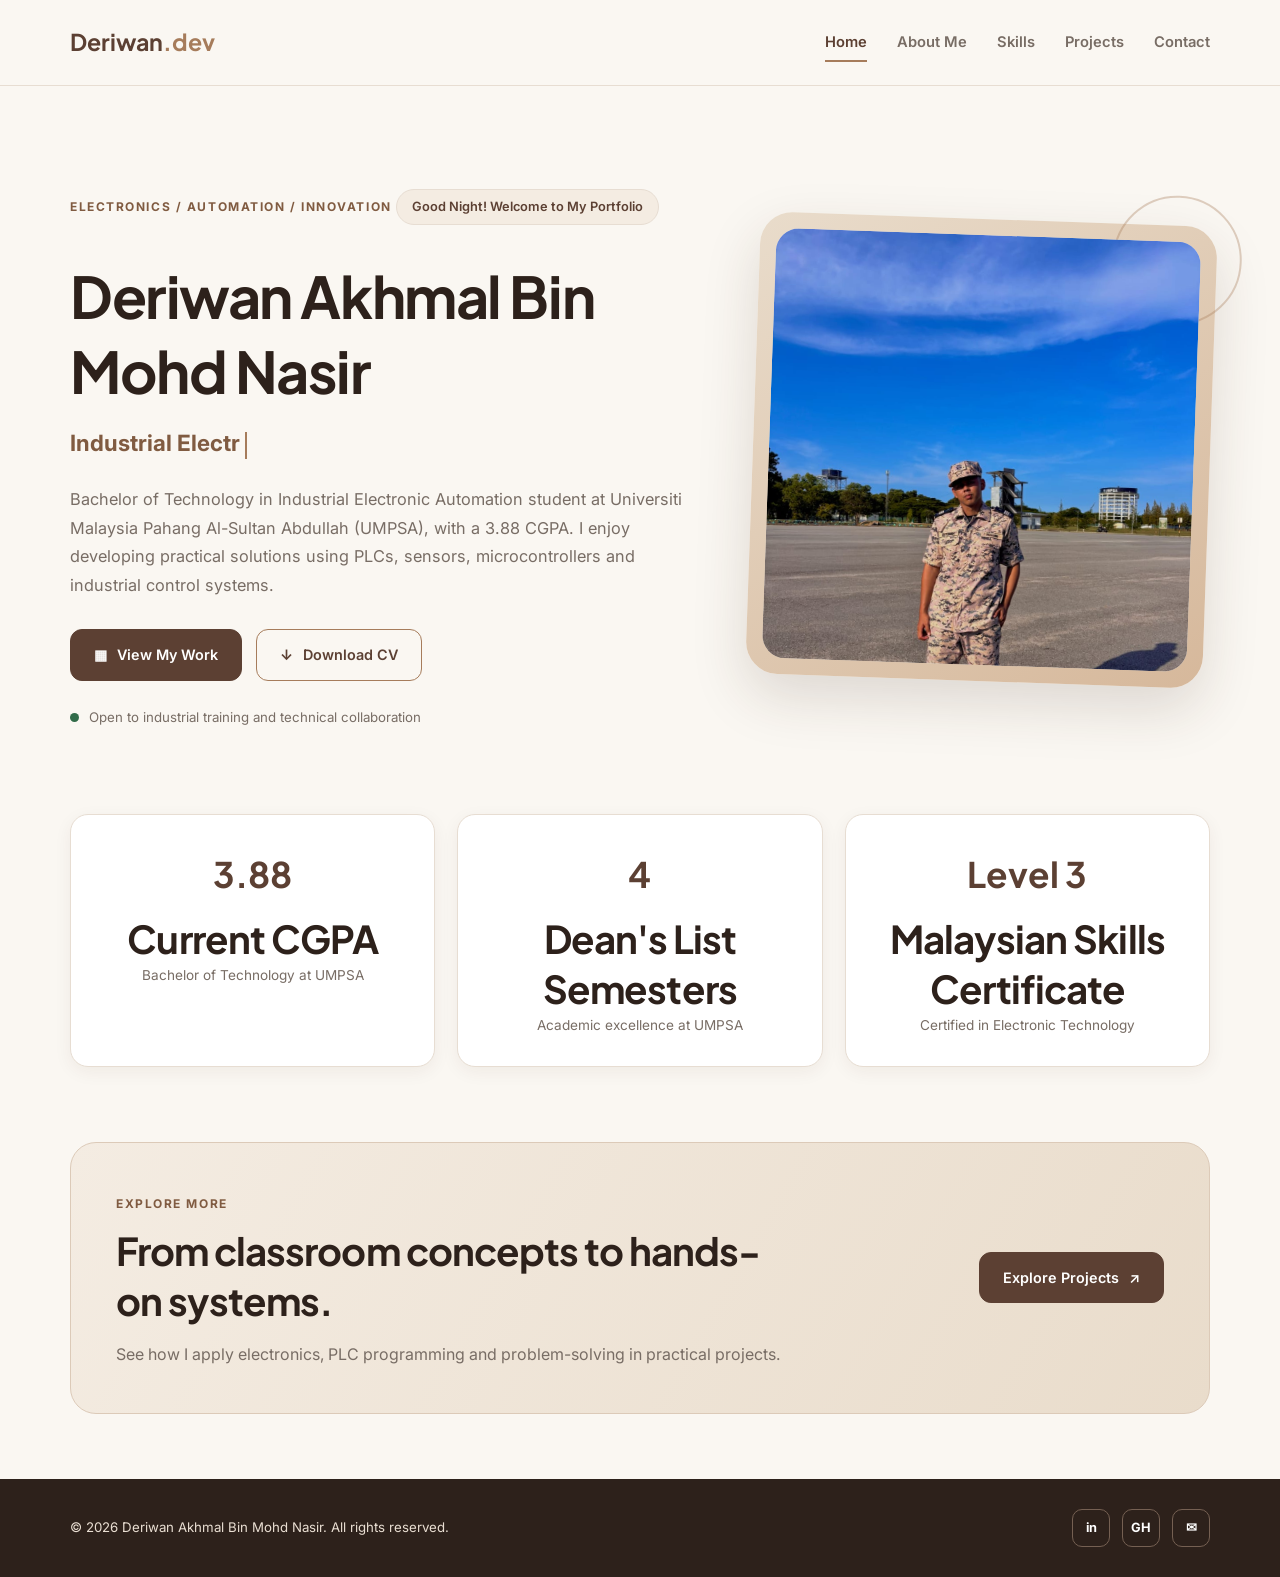
<file: index.html>
<!DOCTYPE html>
<html lang="en">
<head>
    <meta charset="UTF-8">
    <meta name="viewport" content="width=device-width, initial-scale=1.0">

    <meta name="description" content="Personal portfolio of Deriwan Akhmal, an Industrial Electronic Automation student at UMPSA.">

    <title>Home | Deriwan Akhmal - Industrial Electronic Automation</title>

    <link rel="preconnect" href="https://fonts.googleapis.com">
    <link rel="preconnect" href="https://fonts.gstatic.com" crossorigin>

    <link href="https://fonts.googleapis.com/css2?family=Inter:wght@400;500;600&family=Plus+Jakarta+Sans:wght@600;700&display=swap" rel="stylesheet">

    <link rel="stylesheet" href="css/style.css">
</head>

<body>

    <!-- NAVIGATION -->
    <header>
        <div class="container navbar">

            <a href="index.html" class="logo">
                Deriwan<span>.dev</span>
            </a>

            <button
                type="button"
                class="hamburger"
                id="hamburgerBtn"
                aria-label="Toggle Navigation"
                aria-controls="navLinks"
                aria-expanded="false">
                <span class="ui-icon" aria-hidden="true">☰</span>
            </button>

            <ul class="nav-links" id="navLinks" aria-label="Main navigation">
                <li><a href="index.html" class="active" aria-current="page">Home</a></li>
                <li><a href="about.html">About Me</a></li>
                <li><a href="skills.html">Skills</a></li>
                <li><a href="projects.html">Projects</a></li>
                <li><a href="contact.html">Contact</a></li>
            </ul>

        </div>
    </header>

    <!-- MAIN CONTENT -->
    <main>
        <section class="container">

            <!-- HERO SECTION -->
            <div class="hero-grid">

                <div class="hero-text">

                    <p class="eyebrow">
                        ELECTRONICS / AUTOMATION / INNOVATION
                    </p>

                    <p class="greeting-badge" id="timeGreeting">
                        Welcome to My Portfolio
                    </p>

                    <h1>Deriwan Akhmal Bin Mohd Nasir</h1>

                    <div class="typing-wrapper">
                        <span id="typingText"></span>
                        <span class="cursor">&nbsp;</span>
                    </div>

                    <p>
                        Bachelor of Technology in Industrial Electronic
                        Automation student at Universiti Malaysia Pahang
                        Al-Sultan Abdullah (UMPSA), with a 3.88 CGPA.
                        I enjoy developing practical solutions using
                        PLCs, sensors, microcontrollers and industrial
                        control systems.
                    </p>

                    <div class="hero-actions">

                        <a href="projects.html" class="btn btn-primary">
                            <span class="ui-icon" aria-hidden="true">▦</span>
                            View My Work
                        </a>

                        <a href="docs/resume.pdf"
                           class="btn btn-outline"
                           download>
                            <span class="ui-icon" aria-hidden="true">↓</span>
                            Download CV
                        </a>

                    </div>

                    <div class="availability-note">
                        Open to industrial training and technical collaboration
                    </div>

                </div>

                <div class="hero-image-card">
                    <img
                        src="images/profile.jpg"
                        alt="Portrait photo of Deriwan Akhmal Bin Mohd Nasir"
                        loading="lazy"
                        decoding="async">
                </div>

            </div>

            <!-- HIGHLIGHTS -->
            <div class="highlights-grid">

                <div class="highlight-box">
                    <span class="highlight-number">3.88</span>
                    <h2>Current CGPA</h2>
                    <p>Bachelor of Technology at UMPSA</p>
                </div>

                <div class="highlight-box">
                    <span class="highlight-number">4</span>
                    <h2>Dean's List Semesters</h2>
                    <p>Academic excellence at UMPSA</p>
                </div>

                <div class="highlight-box">
                    <span class="highlight-number">Level 3</span>
                    <h2>Malaysian Skills Certificate</h2>
                    <p>Certified in Electronic Technology</p>
                </div>

            </div>

            <!-- FEATURED SECTION -->
            <section class="featured-strip" aria-label="Explore my portfolio">

                <div>
                    <span class="section-tag">Explore more</span>

                    <h2>
                        From classroom concepts to hands-on systems.
                    </h2>

                    <p>
                        See how I apply electronics, PLC programming
                        and problem-solving in practical projects.
                    </p>
                </div>

                <a href="projects.html" class="btn btn-primary">
                    Explore Projects
                    <span aria-hidden="true">↗</span>
                </a>

            </section>

        </section>
    </main>

    <!-- FOOTER -->
    <footer>
        <div class="container footer-content">

            <p>
                &copy; <span id="currentYear"></span>
                Deriwan Akhmal Bin Mohd Nasir.
                All rights reserved.
            </p>

            <div class="social-links">

                <a
                    href="https://www.linkedin.com/in/deriwan-akhmal-2b618336a"
                    target="_blank"
                    rel="noopener noreferrer"
                    aria-label="LinkedIn">
                    <span class="ui-icon" aria-hidden="true">in</span>
                </a>

                <a
                    href="https://github.com/deriwan"
                    target="_blank"
                    rel="noopener noreferrer"
                    aria-label="GitHub">
                    <span class="ui-icon" aria-hidden="true">GH</span>
                </a>

                <a
                    href="mailto:jangvans123@gmail.com"
                    aria-label="Email">
                    <span class="ui-icon" aria-hidden="true">✉</span>
                </a>

            </div>

        </div>
    </footer>

    <!-- SCROLL TO TOP -->
    <button id="scrollTopBtn" aria-label="Scroll to top">
        <span class="ui-icon" aria-hidden="true">↑</span>
    </button>

    <!-- JAVASCRIPT -->
    <script src="js/script.js"></script>

</body>
</html>
</file>
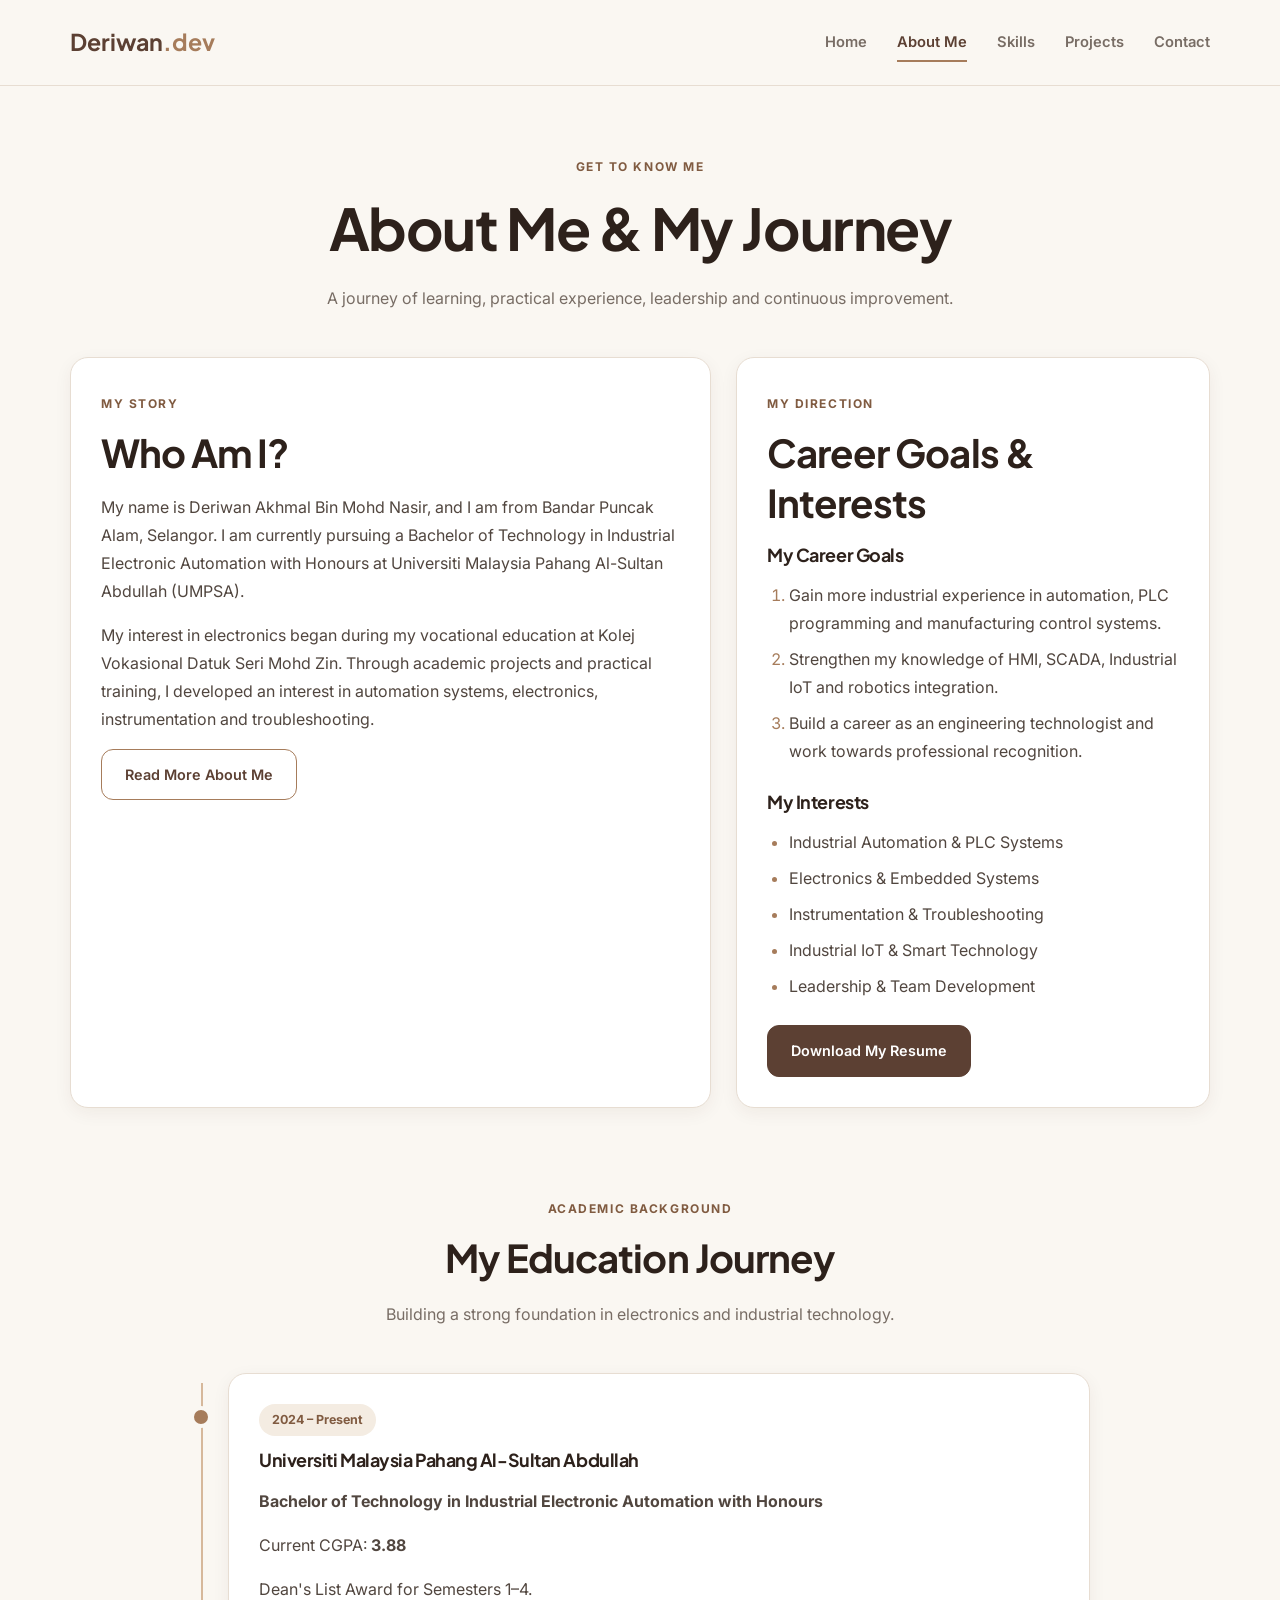
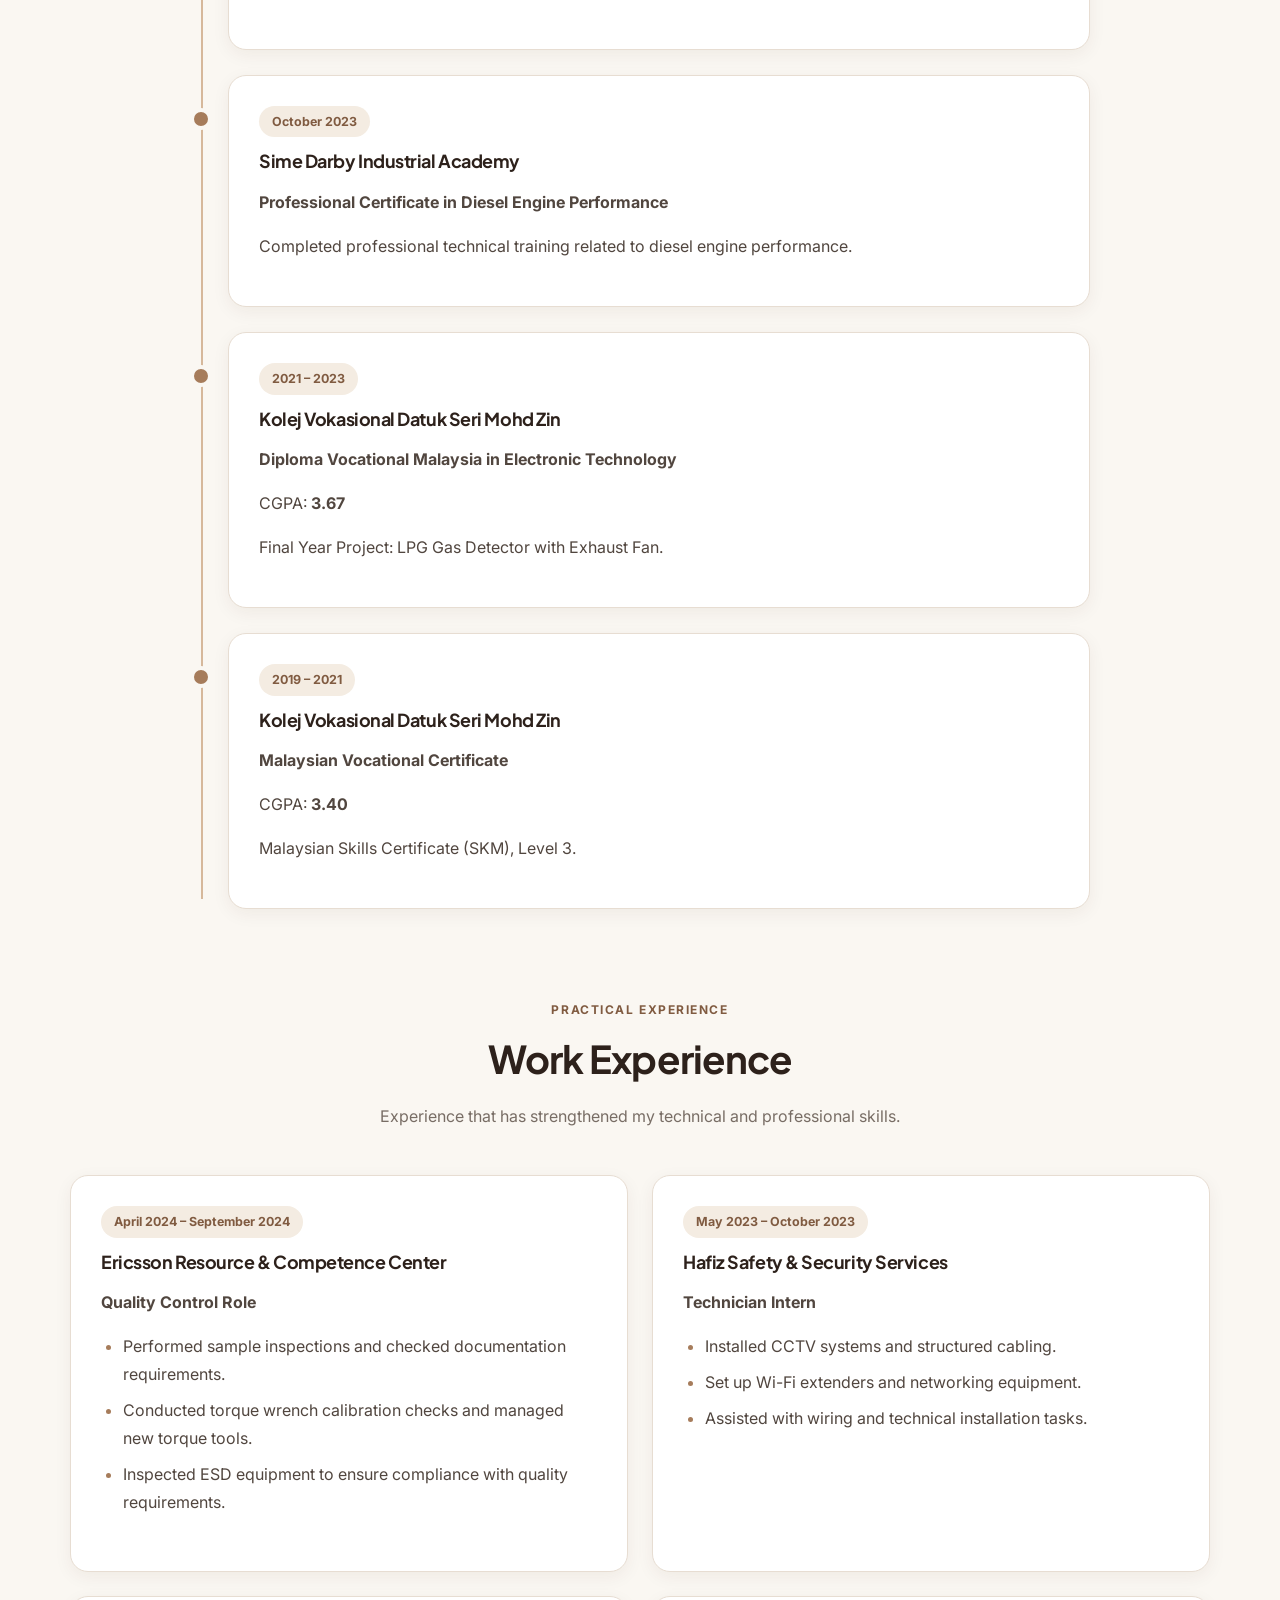
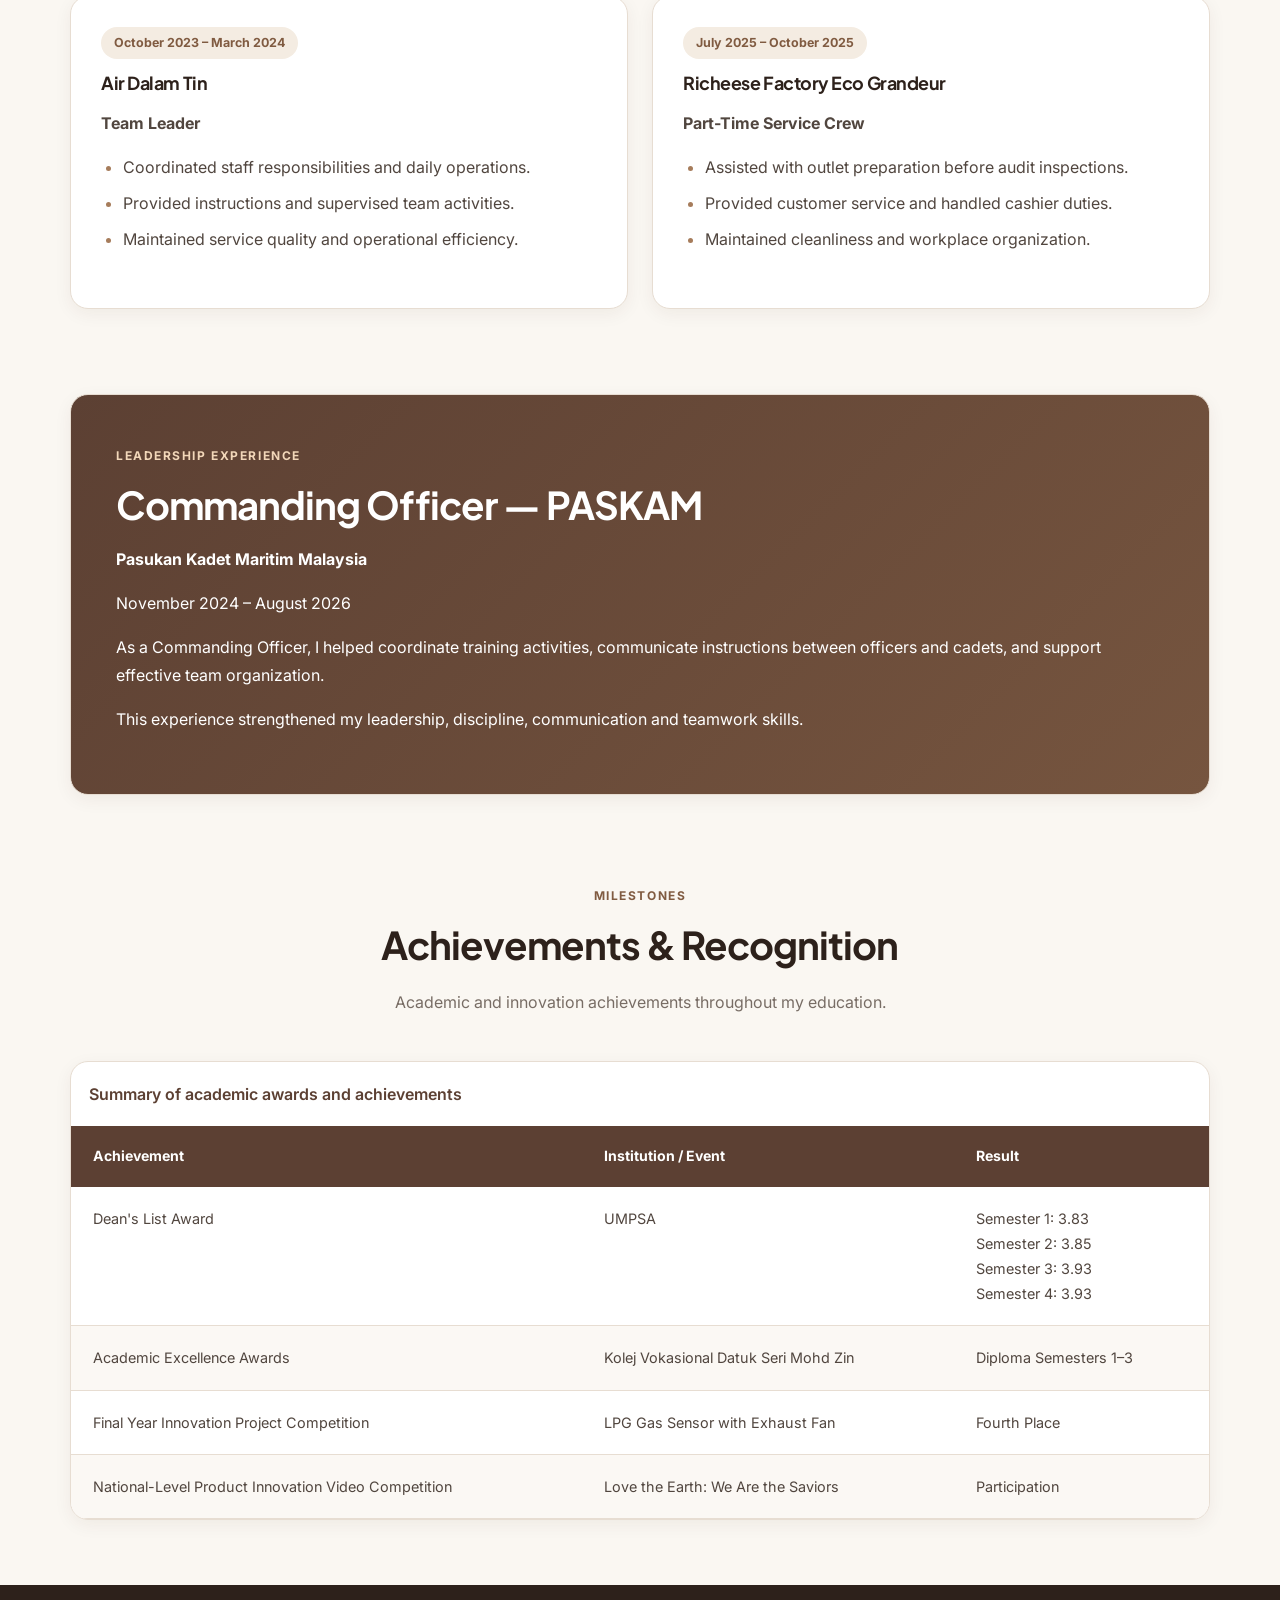
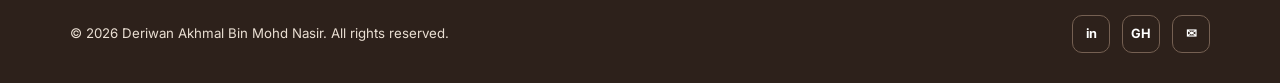
<file: about.html>
<!DOCTYPE html>
<html lang="en">
<head>
    <meta charset="UTF-8">
    <meta name="viewport" content="width=device-width, initial-scale=1.0">

    <meta name="description"
          content="Learn about Deriwan Akhmal's education, technical experience, leadership and achievements.">

    <title>About Me | Deriwan Akhmal</title>

    <link rel="preconnect" href="https://fonts.googleapis.com">
    <link rel="preconnect" href="https://fonts.gstatic.com" crossorigin>

    <link href="https://fonts.googleapis.com/css2?family=Inter:wght@400;500;600&family=Plus+Jakarta+Sans:wght@600;700&display=swap"
          rel="stylesheet">

    <link rel="stylesheet" href="css/style.css">
</head>

<body>

    <!-- NAVIGATION -->
    <header>
        <div class="container navbar">

            <a href="index.html" class="logo">
                Deriwan<span>.dev</span>
            </a>

            <button
                type="button"
                class="hamburger"
                id="hamburgerBtn"
                aria-label="Toggle Navigation"
                aria-controls="navLinks"
                aria-expanded="false">
                <span class="ui-icon" aria-hidden="true">☰</span>
            </button>

            <ul class="nav-links" id="navLinks">
                <li><a href="index.html">Home</a></li>
                <li><a href="about.html" class="active" aria-current="page">About Me</a></li>
                <li><a href="skills.html">Skills</a></li>
                <li><a href="projects.html">Projects</a></li>
                <li><a href="contact.html">Contact</a></li>
            </ul>

        </div>
    </header>

    <main>

        <!-- PAGE INTRODUCTION -->
        <section class="container">

            <div class="section-header">
                <span class="section-tag">Get to Know Me</span>

                <h1>About Me &amp; My Journey</h1>

                <p>
                    A journey of learning, practical experience,
                    leadership and continuous improvement.
                </p>
            </div>

            <!-- PERSONAL BACKGROUND -->
            <div class="about-grid">

                <article class="card">

                    <span class="section-tag">My Story</span>
                    <h2>Who Am I?</h2>

                    <p>
                        My name is Deriwan Akhmal Bin Mohd Nasir,
                        and I am from Bandar Puncak Alam, Selangor.
                        I am currently pursuing a Bachelor of Technology
                        in Industrial Electronic Automation with Honours
                        at Universiti Malaysia Pahang Al-Sultan Abdullah
                        (UMPSA).
                    </p>

                    <p>
                        My interest in electronics began during my
                        vocational education at Kolej Vokasional
                        Datuk Seri Mohd Zin. Through academic projects
                        and practical training, I developed an interest
                        in automation systems, electronics,
                        instrumentation and troubleshooting.
                    </p>

                    <div class="hidden-text" id="extraBio" hidden>

                        <p>
                            My technical experience includes quality
                            control and ESD compliance at Ericsson,
                            along with CCTV installation, structured
                            cabling and networking tasks during my
                            industrial training at Hafiz Safety
                            &amp; Security Services.
                        </p>

                        <p>
                            Outside the classroom, my leadership
                            experience as a Commanding Officer in
                            Pasukan Kadet Maritim Malaysia (PASKAM)
                            helped me improve my communication,
                            teamwork and decision-making skills.
                        </p>

                    </div>

                    <button
                        type="button"
                        class="btn btn-outline"
                        id="readMoreBtn"
                        aria-controls="extraBio"
                        aria-expanded="false">
                        Read More About Me
                    </button>

                </article>

                <!-- CAREER OBJECTIVES -->
                <article class="card">

                    <span class="section-tag">My Direction</span>
                    <h2>Career Goals &amp; Interests</h2>

                    <h3>My Career Goals</h3>

                    <ol>
                        <li>
                            Gain more industrial experience in
                            automation, PLC programming and
                            manufacturing control systems.
                        </li>

                        <li>
                            Strengthen my knowledge of HMI,
                            SCADA, Industrial IoT and
                            robotics integration.
                        </li>

                        <li>
                            Build a career as an engineering
                            technologist and work towards
                            professional recognition.
                        </li>
                    </ol>

                    <h3>My Interests</h3>

                    <ul>
                        <li>Industrial Automation &amp; PLC Systems</li>
                        <li>Electronics &amp; Embedded Systems</li>
                        <li>Instrumentation &amp; Troubleshooting</li>
                        <li>Industrial IoT &amp; Smart Technology</li>
                        <li>Leadership &amp; Team Development</li>
                    </ul>

                    <a href="docs/resume.pdf"
                       class="btn btn-primary"
                       download>
                        Download My Resume
                    </a>

                </article>

            </div>

        </section>

        <!-- EDUCATION -->
        <section class="container about-section">

            <div class="section-header">
                <span class="section-tag">Academic Background</span>
                <h2>My Education Journey</h2>

                <p>
                    Building a strong foundation in electronics
                    and industrial technology.
                </p>
            </div>

            <div class="timeline">

                <article class="timeline-item card">

                    <span class="timeline-year">2024 – Present</span>

                    <h3>
                        Universiti Malaysia Pahang
                        Al-Sultan Abdullah
                    </h3>

                    <p>
                        <strong>
                            Bachelor of Technology in Industrial
                            Electronic Automation with Honours
                        </strong>
                    </p>

                    <p>
                        Current CGPA: <strong>3.88</strong>
                    </p>

                    <p>
                        Dean's List Award for Semesters 1–4.
                    </p>

                </article>

                <article class="timeline-item card">

                    <span class="timeline-year">October 2023</span>

                    <h3>Sime Darby Industrial Academy</h3>

                    <p>
                        <strong>
                            Professional Certificate in
                            Diesel Engine Performance
                        </strong>
                    </p>

                    <p>
                        Completed professional technical
                        training related to diesel engine
                        performance.
                    </p>

                </article>

                <article class="timeline-item card">

                    <span class="timeline-year">2021 – 2023</span>

                    <h3>
                        Kolej Vokasional Datuk Seri Mohd Zin
                    </h3>

                    <p>
                        <strong>
                            Diploma Vocational Malaysia
                            in Electronic Technology
                        </strong>
                    </p>

                    <p>CGPA: <strong>3.67</strong></p>

                    <p>
                        Final Year Project:
                        LPG Gas Detector with Exhaust Fan.
                    </p>

                </article>

                <article class="timeline-item card">

                    <span class="timeline-year">2019 – 2021</span>

                    <h3>
                        Kolej Vokasional Datuk Seri Mohd Zin
                    </h3>

                    <p>
                        <strong>
                            Malaysian Vocational Certificate
                        </strong>
                    </p>

                    <p>
                        CGPA: <strong>3.40</strong>
                    </p>

                    <p>
                        Malaysian Skills Certificate (SKM),
                        Level 3.
                    </p>

                </article>

            </div>

        </section>

        <!-- WORK EXPERIENCE -->
        <section class="container about-section">

            <div class="section-header">

                <span class="section-tag">Practical Experience</span>

                <h2>Work Experience</h2>

                <p>
                    Experience that has strengthened my
                    technical and professional skills.
                </p>

            </div>

            <div class="experience-grid">

                <article class="card">

                    <span class="timeline-year">
                        April 2024 – September 2024
                    </span>

                    <h3>Ericsson Resource &amp; Competence Center</h3>

                    <p><strong>Quality Control Role</strong></p>

                    <ul>
                        <li>
                            Performed sample inspections and
                            checked documentation requirements.
                        </li>

                        <li>
                            Conducted torque wrench calibration
                            checks and managed new torque tools.
                        </li>

                        <li>
                            Inspected ESD equipment to ensure
                            compliance with quality requirements.
                        </li>
                    </ul>

                </article>

                <article class="card">

                    <span class="timeline-year">
                        May 2023 – October 2023
                    </span>

                    <h3>Hafiz Safety &amp; Security Services</h3>

                    <p><strong>Technician Intern</strong></p>

                    <ul>
                        <li>
                            Installed CCTV systems and
                            structured cabling.
                        </li>

                        <li>
                            Set up Wi-Fi extenders and
                            networking equipment.
                        </li>

                        <li>
                            Assisted with wiring and
                            technical installation tasks.
                        </li>
                    </ul>

                </article>

                <article class="card">

                    <span class="timeline-year">
                        October 2023 – March 2024
                    </span>

                    <h3>Air Dalam Tin</h3>

                    <p><strong>Team Leader</strong></p>

                    <ul>
                        <li>
                            Coordinated staff responsibilities
                            and daily operations.
                        </li>

                        <li>
                            Provided instructions and
                            supervised team activities.
                        </li>

                        <li>
                            Maintained service quality
                            and operational efficiency.
                        </li>
                    </ul>

                </article>

                <article class="card">

                    <span class="timeline-year">
                        July 2025 – October 2025
                    </span>

                    <h3>Richeese Factory Eco Grandeur</h3>

                    <p><strong>Part-Time Service Crew</strong></p>

                    <ul>
                        <li>
                            Assisted with outlet preparation
                            before audit inspections.
                        </li>

                        <li>
                            Provided customer service
                            and handled cashier duties.
                        </li>

                        <li>
                            Maintained cleanliness and
                            workplace organization.
                        </li>
                    </ul>

                </article>

            </div>

        </section>

        <!-- LEADERSHIP -->
        <!-- W3C FIX: Changed section to div -->
        <div class="container about-section">

            <article class="card leadership-card">

                <span class="section-tag">Leadership Experience</span>

                <h2>Commanding Officer — PASKAM</h2>

                <p>
                    <strong>
                        Pasukan Kadet Maritim Malaysia
                    </strong>
                </p>

                <p>November 2024 – August 2026</p>

                <p>
                    As a Commanding Officer, I helped coordinate
                    training activities, communicate instructions
                    between officers and cadets, and support
                    effective team organization.
                </p>

                <p>
                    This experience strengthened my leadership,
                    discipline, communication and teamwork skills.
                </p>

            </article>

        </div>

        <!-- ACHIEVEMENTS -->
        <section class="container about-section">

            <div class="section-header">

                <span class="section-tag">Milestones</span>

                <h2>Achievements &amp; Recognition</h2>

                <p>
                    Academic and innovation achievements
                    throughout my education.
                </p>

            </div>

            <div class="table-responsive">

                <table class="achievement-table">

                    <caption>
                        Summary of academic awards and achievements
                    </caption>

                    <thead>
                        <tr>
                            <th scope="col">Achievement</th>
                            <th scope="col">Institution / Event</th>
                            <th scope="col">Result</th>
                        </tr>
                    </thead>

                    <tbody>

                        <tr>
                            <td>Dean's List Award</td>
                            <td>UMPSA</td>
                            <td>
                                Semester 1: 3.83<br>
                                Semester 2: 3.85<br>
                                Semester 3: 3.93<br>
                                Semester 4: 3.93
                            </td>
                        </tr>

                        <tr>
                            <td>Academic Excellence Awards</td>
                            <td>
                                Kolej Vokasional
                                Datuk Seri Mohd Zin
                            </td>
                            <td>
                                Diploma Semesters 1–3
                            </td>
                        </tr>

                        <tr>
                            <td>
                                Final Year Innovation
                                Project Competition
                            </td>
                            <td>
                                LPG Gas Sensor with Exhaust Fan
                            </td>
                            <td>Fourth Place</td>
                        </tr>

                        <tr>
                            <td>
                                National-Level Product
                                Innovation Video Competition
                            </td>
                            <td>
                                Love the Earth:
                                We Are the Saviors
                            </td>
                            <td>Participation</td>
                        </tr>

                    </tbody>

                </table>

            </div>

        </section>

    </main>

    <!-- FOOTER -->
    <footer>

        <div class="container footer-content">

            <p>
                &copy; <span id="currentYear"></span>
                Deriwan Akhmal Bin Mohd Nasir.
                All rights reserved.
            </p>

            <div class="social-links">

                <a href="https://www.linkedin.com/in/deriwan-akhmal-2b618336a"
                   target="_blank"
                   rel="noopener noreferrer"
                   aria-label="LinkedIn">
                    <span class="ui-icon" aria-hidden="true">in</span>
                </a>

                <a href="https://github.com/deriwan"
                   target="_blank"
                   rel="noopener noreferrer"
                   aria-label="GitHub">
                    <span class="ui-icon" aria-hidden="true">GH</span>
                </a>

                <a href="mailto:jangvans123@gmail.com"
                   aria-label="Email">
                    <span class="ui-icon" aria-hidden="true">✉</span>
                </a>

            </div>

        </div>

    </footer>

    <!-- SCROLL TO TOP -->
    <button
        type="button"
        id="scrollTopBtn"
        aria-label="Scroll to top">
        <span class="ui-icon" aria-hidden="true">↑</span>
    </button>

    <script src="js/script.js"></script>

</body>
</html>
</file>
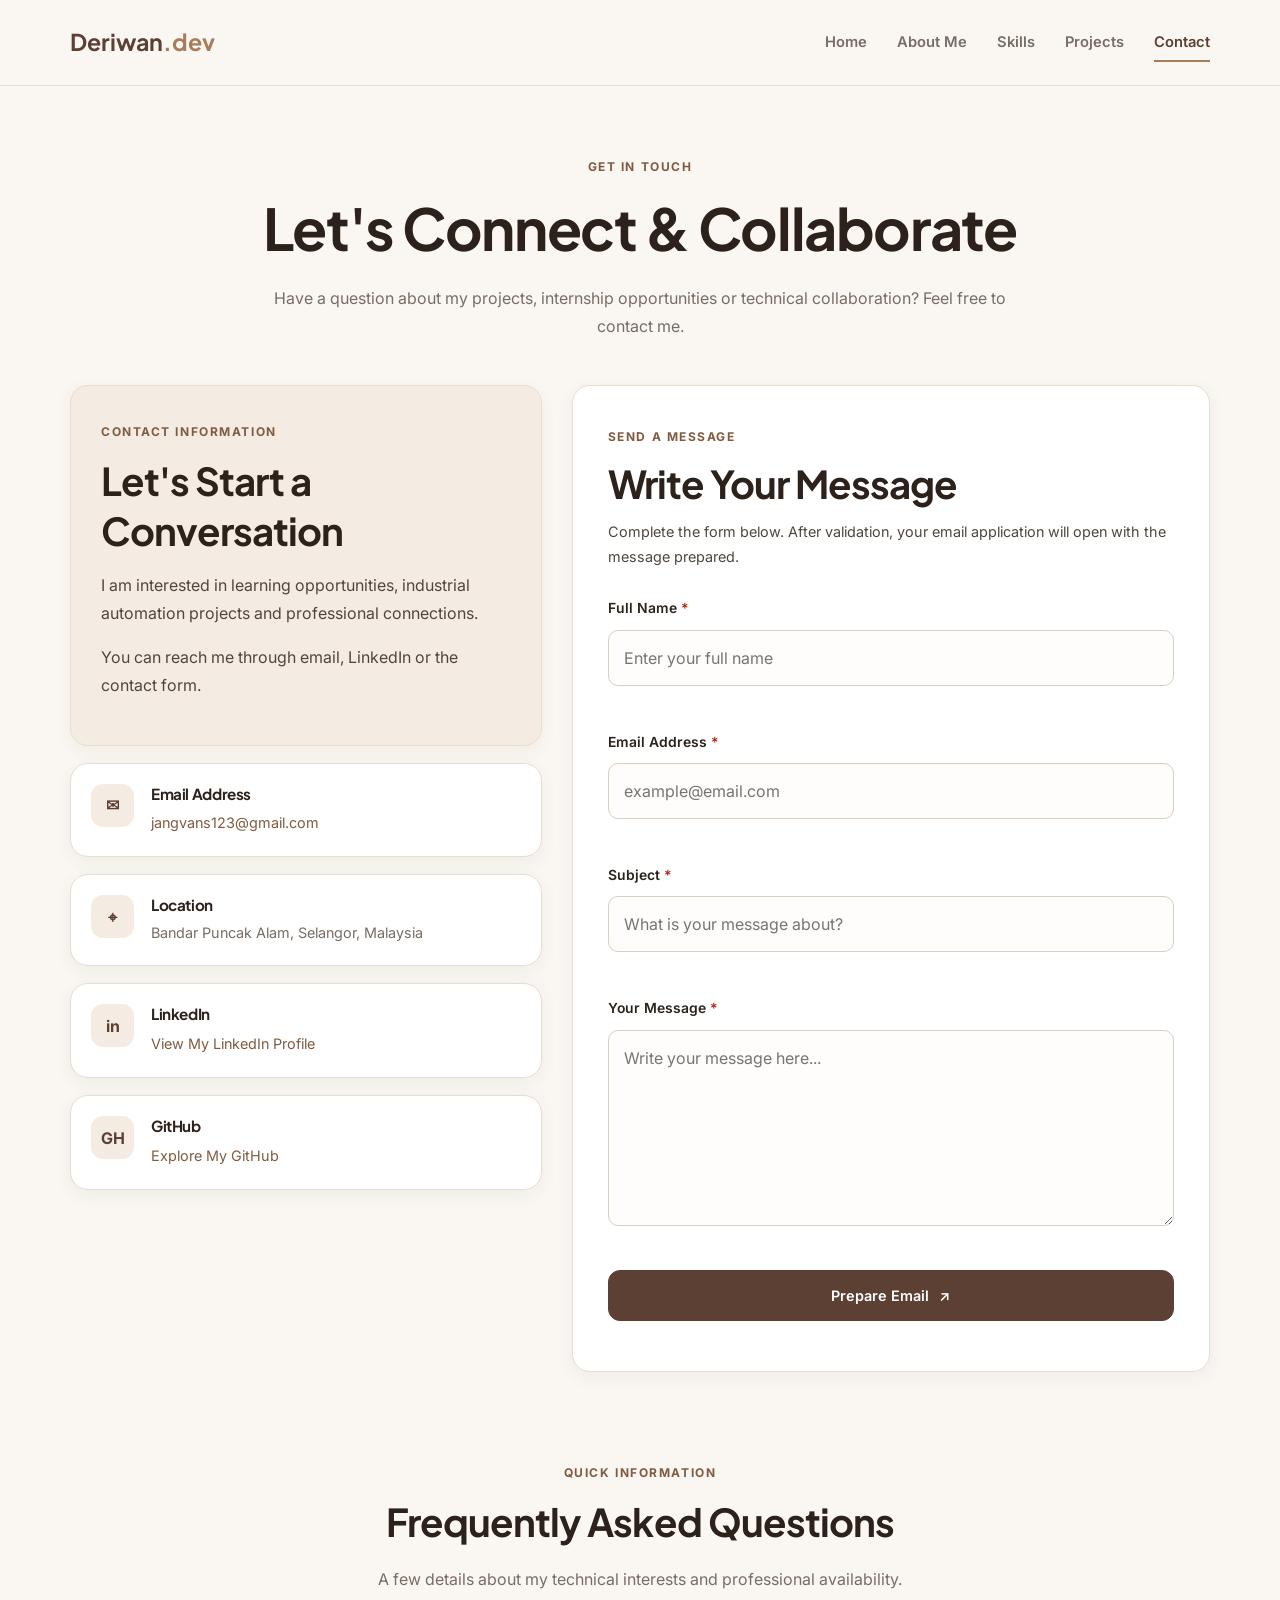
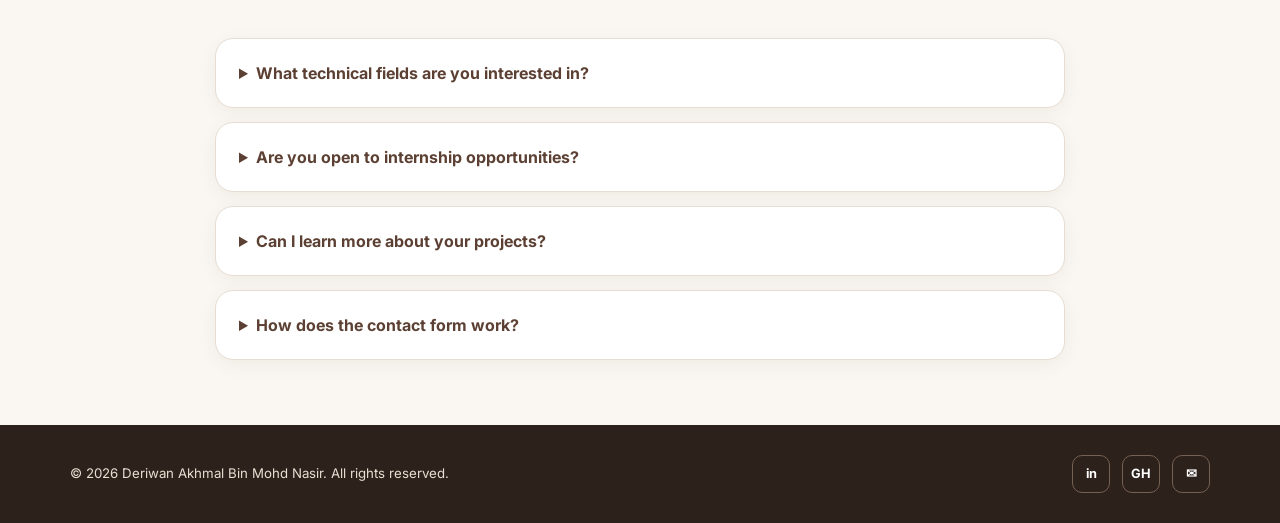
<file: contact.html>
<!DOCTYPE html>
<html lang="en">
<head>
    <meta charset="UTF-8">
    <meta name="viewport" content="width=device-width, initial-scale=1.0">

    <meta name="description"
          content="Contact Deriwan Akhmal for internship opportunities, technical discussions and professional collaboration.">

    <title>Contact | Deriwan Akhmal</title>

    <link rel="preconnect" href="https://fonts.googleapis.com">
    <link rel="preconnect" href="https://fonts.gstatic.com" crossorigin>

    <link href="https://fonts.googleapis.com/css2?family=Inter:wght@400;500;600&family=Plus+Jakarta+Sans:wght@600;700&display=swap"
          rel="stylesheet">

    <link rel="stylesheet" href="css/style.css">
</head>

<body>

    <!-- NAVIGATION -->
    <header>
        <div class="container navbar">

            <a href="index.html" class="logo">
                Deriwan<span>.dev</span>
            </a>

            <button
                type="button"
                class="hamburger"
                id="hamburgerBtn"
                aria-label="Toggle Navigation"
                aria-controls="navLinks"
                aria-expanded="false">
                <span class="ui-icon" aria-hidden="true">☰</span>
            </button>

            <ul class="nav-links" id="navLinks">
                <li><a href="index.html">Home</a></li>
                <li><a href="about.html">About Me</a></li>
                <li><a href="skills.html">Skills</a></li>
                <li><a href="projects.html">Projects</a></li>
                <li>
                    <a href="contact.html"
                       class="active"
                       aria-current="page">
                        Contact
                    </a>
                </li>
            </ul>

        </div>
    </header>

    <main>

        <!-- PAGE INTRODUCTION -->
        <section class="container">

            <div class="section-header">

                <span class="section-tag">Get in Touch</span>

                <h1>Let's Connect &amp; Collaborate</h1>

                <p>
                    Have a question about my projects,
                    internship opportunities or technical
                    collaboration? Feel free to contact me.
                </p>

            </div>

            <!-- CONTACT CONTENT -->
            <div class="contact-grid">

                <!-- CONTACT INFORMATION -->
                <div class="contact-info">

                    <article class="card contact-intro-card">

                        <span class="section-tag">
                            Contact Information
                        </span>

                        <h2>Let's Start a Conversation</h2>

                        <p>
                            I am interested in learning opportunities,
                            industrial automation projects and
                            professional connections.
                        </p>

                        <p>
                            You can reach me through email,
                            LinkedIn or the contact form.
                        </p>

                    </article>

                    <article class="contact-detail-card">

                        <span class="contact-icon"
                              aria-hidden="true">✉</span>

                        <div>
                            <h3>Email Address</h3>

                            <a href="mailto:jangvans123@gmail.com">
                                jangvans123@gmail.com
                            </a>
                        </div>

                    </article>

                    <article class="contact-detail-card">

                        <span class="contact-icon"
                              aria-hidden="true">⌖</span>

                        <div>
                            <h3>Location</h3>

                            <p>
                                Bandar Puncak Alam,
                                Selangor, Malaysia
                            </p>
                        </div>

                    </article>

                    <article class="contact-detail-card">

                        <span class="contact-icon"
                              aria-hidden="true">in</span>

                        <div>
                            <h3>LinkedIn</h3>

                            <a
                                href="https://www.linkedin.com/in/deriwan-akhmal-2b618336a"
                                target="_blank"
                                rel="noopener noreferrer">
                                View My LinkedIn Profile
                            </a>
                        </div>

                    </article>

                    <article class="contact-detail-card">

                        <span class="contact-icon"
                              aria-hidden="true">GH</span>

                        <div>
                            <h3>GitHub</h3>

                            <a
                                href="https://github.com/deriwan"
                                target="_blank"
                                rel="noopener noreferrer">
                                Explore My GitHub
                            </a>
                        </div>

                    </article>

                </div>

                <!-- CONTACT FORM -->
                <div class="card contact-form-card">

                    <span class="section-tag">
                        Send a Message
                    </span>

                    <h2>Write Your Message</h2>

                    <p class="form-description">
                        Complete the form below. After validation,
                        your email application will open with
                        the message prepared.
                    </p>

                    <form id="contactForm" novalidate>

                        <!-- NAME -->
                        <div class="form-group">

                            <label for="contactName">
                                Full Name
                                <span aria-hidden="true">*</span>
                            </label>

                            <input
                                type="text"
                                id="contactName"
                                name="name"
                                placeholder="Enter your full name"
                                autocomplete="name"
                                maxlength="100"
                                aria-describedby="nameError"
                                required>

                            <small
                                class="error-message"
                                id="nameError"
                                aria-live="polite">
                            </small>

                        </div>

                        <!-- EMAIL -->
                        <div class="form-group">

                            <label for="contactEmail">
                                Email Address
                                <span aria-hidden="true">*</span>
                            </label>

                            <input
                                type="email"
                                id="contactEmail"
                                name="email"
                                placeholder="example@email.com"
                                autocomplete="email"
                                maxlength="150"
                                aria-describedby="emailError"
                                required>

                            <small
                                class="error-message"
                                id="emailError"
                                aria-live="polite">
                            </small>

                        </div>

                        <!-- SUBJECT -->
                        <div class="form-group">

                            <label for="contactSubject">
                                Subject
                                <span aria-hidden="true">*</span>
                            </label>

                            <input
                                type="text"
                                id="contactSubject"
                                name="subject"
                                placeholder="What is your message about?"
                                maxlength="150"
                                aria-describedby="subjectError"
                                required>

                            <small
                                class="error-message"
                                id="subjectError"
                                aria-live="polite">
                            </small>

                        </div>

                        <!-- MESSAGE -->
                        <div class="form-group">

                            <label for="contactMessage">
                                Your Message
                                <span aria-hidden="true">*</span>
                            </label>

                            <textarea
                                id="contactMessage"
                                name="message"
                                rows="6"
                                placeholder="Write your message here..."
                                maxlength="2000"
                                aria-describedby="messageError"
                                required></textarea>

                            <small
                                class="error-message"
                                id="messageError"
                                aria-live="polite">
                            </small>

                        </div>

                        <!-- SUBMIT BUTTON -->
                        <button
                            type="submit"
                            class="btn btn-primary submit-btn">
                            Prepare Email
                            <span aria-hidden="true">↗</span>
                        </button>

                        <!-- FORM STATUS -->
                        <p
                            id="formStatus"
                            class="form-status"
                            role="status"
                            aria-live="polite">
                        </p>

                    </form>

                </div>

            </div>

        </section>

        <!-- CONTACT FAQ -->
        <section class="container about-section">

            <div class="section-header">

                <span class="section-tag">
                    Quick Information
                </span>

                <h2>Frequently Asked Questions</h2>

                <p>
                    A few details about my technical interests
                    and professional availability.
                </p>

            </div>

            <div class="faq-list">

                <details class="faq-item">

                    <summary>
                        What technical fields are you interested in?
                    </summary>

                    <p>
                        I am interested in industrial automation,
                        PLC programming, instrumentation,
                        embedded systems and Industrial IoT.
                    </p>

                </details>

                <details class="faq-item">

                    <summary>
                        Are you open to internship opportunities?
                    </summary>

                    <p>
                        Yes. I am interested in suitable
                        industrial training opportunities
                        related to electronics and automation.
                        Please contact me to discuss availability.
                    </p>

                </details>

                <details class="faq-item">

                    <summary>
                        Can I learn more about your projects?
                    </summary>

                    <p>
                        Yes. Visit the
                        <a href="projects.html">
                            Projects page
                        </a>
                        to explore my academic work and
                        technical experience.
                    </p>

                </details>

                <details class="faq-item">

                    <summary>
                        How does the contact form work?
                    </summary>

                    <p>
                        The form checks the information
                        you enter and prepares an email
                        in your email application.
                        You must send the email manually.
                    </p>

                </details>

            </div>

        </section>

    </main>

    <!-- FOOTER -->
    <footer>

        <div class="container footer-content">

            <p>
                &copy; <span id="currentYear"></span>
                Deriwan Akhmal Bin Mohd Nasir.
                All rights reserved.
            </p>

            <div class="social-links">

                <a
                    href="https://www.linkedin.com/in/deriwan-akhmal-2b618336a"
                    target="_blank"
                    rel="noopener noreferrer"
                    aria-label="LinkedIn">
                    <span class="ui-icon" aria-hidden="true">in</span>
                </a>

                <a
                    href="https://github.com/deriwan"
                    target="_blank"
                    rel="noopener noreferrer"
                    aria-label="GitHub">
                    <span class="ui-icon" aria-hidden="true">GH</span>
                </a>

                <a
                    href="mailto:jangvans123@gmail.com"
                    aria-label="Email">
                    <span class="ui-icon" aria-hidden="true">✉</span>
                </a>

            </div>

        </div>

    </footer>

    <!-- SCROLL TO TOP -->
    <button
        type="button"
        id="scrollTopBtn"
        aria-label="Scroll to top">
        <span class="ui-icon" aria-hidden="true">↑</span>
    </button>

    <script src="js/script.js"></script>

</body>
</html>
</file>
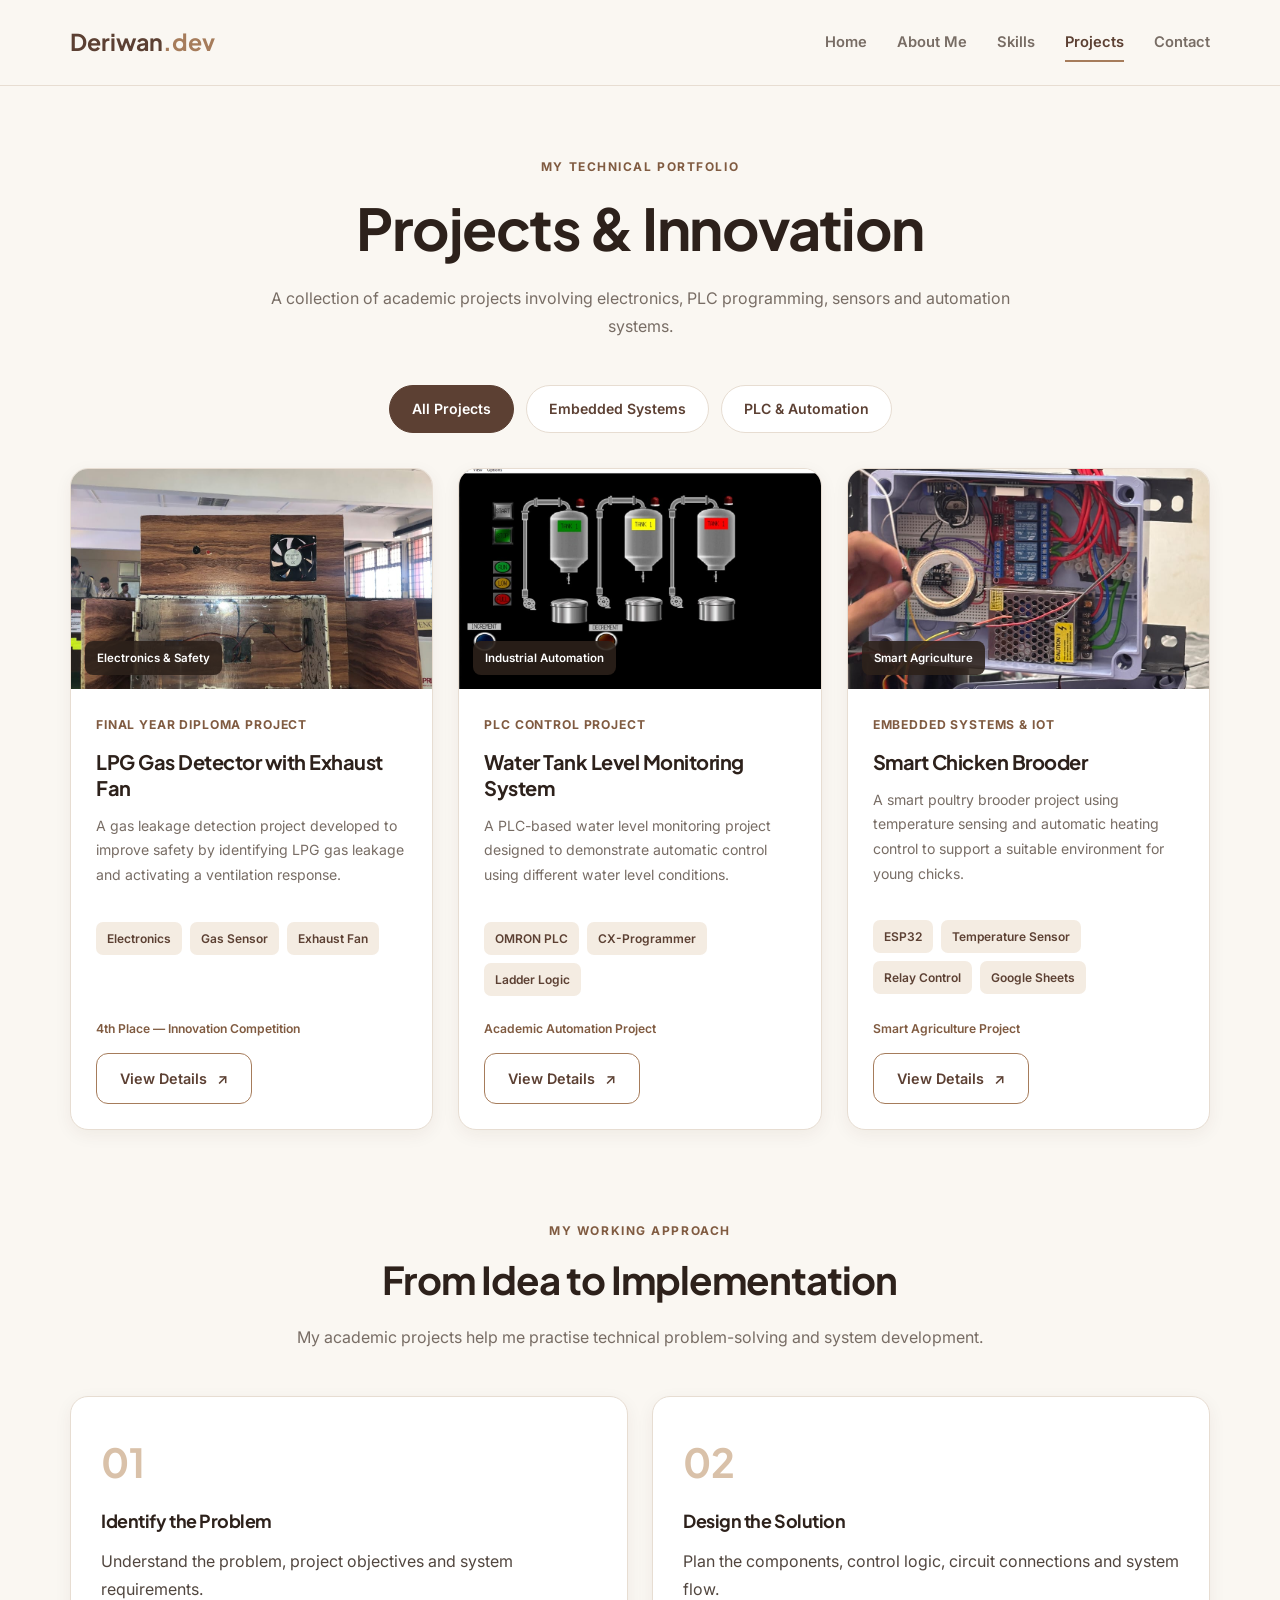
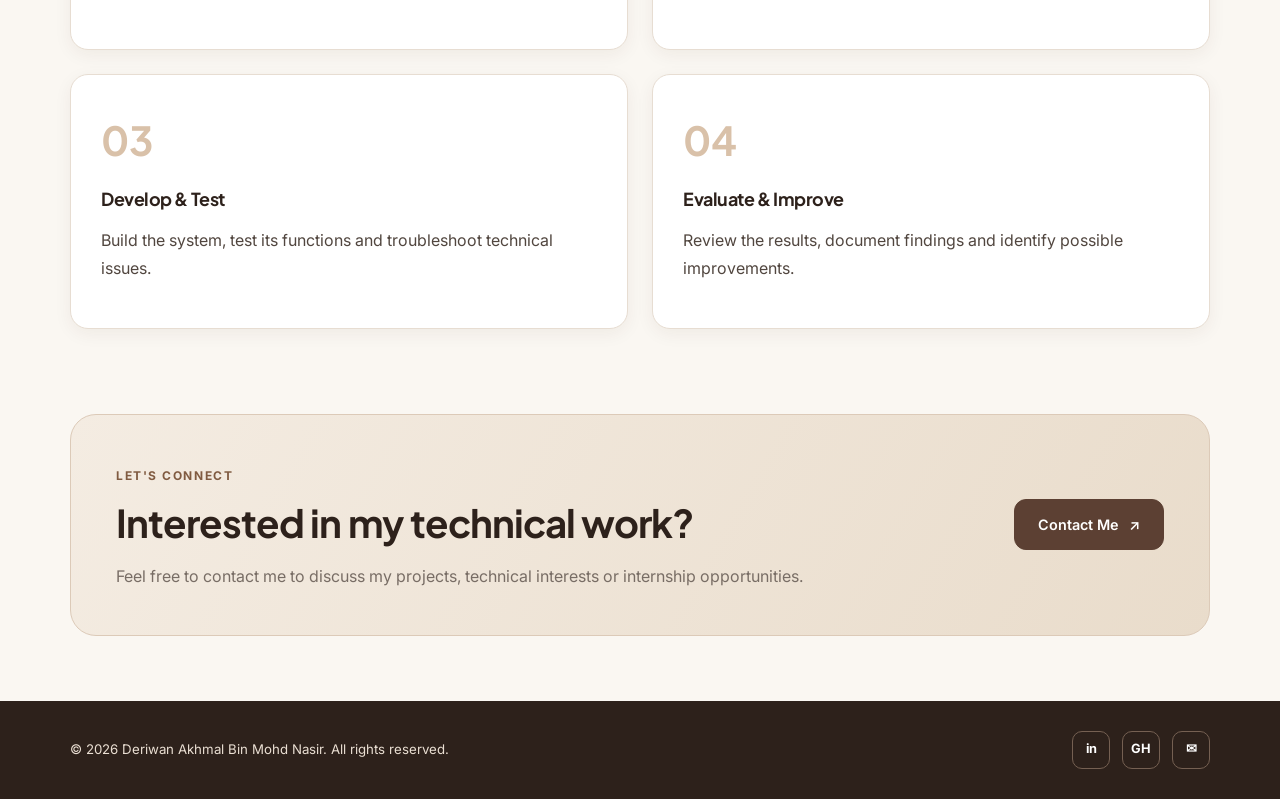
<file: projects.html>
<!DOCTYPE html>
<html lang="en">
<head>
    <meta charset="UTF-8">
    <meta name="viewport" content="width=device-width, initial-scale=1.0">

    <meta name="description"
          content="Explore electronics, PLC automation and embedded systems projects developed by Deriwan Akhmal.">

    <title>Projects | Deriwan Akhmal</title>

    <link rel="preconnect" href="https://fonts.googleapis.com">
    <link rel="preconnect" href="https://fonts.gstatic.com" crossorigin>

    <link href="https://fonts.googleapis.com/css2?family=Inter:wght@400;500;600&family=Plus+Jakarta+Sans:wght@600;700&display=swap"
          rel="stylesheet">

    <link rel="stylesheet" href="css/style.css">
</head>

<body>

    <!-- NAVIGATION -->
    <header>
        <div class="container navbar">

            <a href="index.html" class="logo">
                Deriwan<span>.dev</span>
            </a>

            <button
                type="button"
                class="hamburger"
                id="hamburgerBtn"
                aria-label="Toggle Navigation"
                aria-controls="navLinks"
                aria-expanded="false">
                <span class="ui-icon" aria-hidden="true">☰</span>
            </button>

            <ul class="nav-links" id="navLinks">
                <li><a href="index.html">Home</a></li>
                <li><a href="about.html">About Me</a></li>
                <li><a href="skills.html">Skills</a></li>
                <li>
                    <a href="projects.html"
                       class="active"
                       aria-current="page">
                        Projects
                    </a>
                </li>
                <li><a href="contact.html">Contact</a></li>
            </ul>

        </div>
    </header>

    <main>

        <!-- PAGE INTRODUCTION -->
        <section class="container">

            <div class="section-header">

                <span class="section-tag">
                    My Technical Portfolio
                </span>

                <h1>Projects &amp; Innovation</h1>

                <p>
                    A collection of academic projects involving
                    electronics, PLC programming, sensors and
                    automation systems.
                </p>

            </div>

            <!-- PROJECT FILTER -->
            <div class="filter-bar"
                 role="group"
                 aria-label="Filter projects by category">

                <button
                    type="button"
                    class="filter-btn active"
                    data-filter="all"
                    aria-pressed="true">
                    All Projects
                </button>

                <button
                    type="button"
                    class="filter-btn"
                    data-filter="embedded"
                    aria-pressed="false">
                    Embedded Systems
                </button>

                <button
                    type="button"
                    class="filter-btn"
                    data-filter="plc"
                    aria-pressed="false">
                    PLC &amp; Automation
                </button>

            </div>

            <!-- PROJECT CARDS -->
            <div class="projects-grid" id="projectsGrid">

                <!-- PROJECT 1 -->
                <article
                    class="project-card"
                    data-category="embedded">

                    <div class="project-image-wrapper">

                        <img
                            src="images/project-lpg.jpg"
                            alt="LPG gas detection project prototype"
                            class="project-img"
                            loading="lazy">

                        <span class="project-image-label">
                            Electronics &amp; Safety
                        </span>

                    </div>

                    <div class="project-body">

                        <span class="project-category">
                            Final Year Diploma Project
                        </span>

                        <h2>
                            LPG Gas Detector with Exhaust Fan
                        </h2>

                        <p>
                            A gas leakage detection project
                            developed to improve safety by
                            identifying LPG gas leakage and
                            activating a ventilation response.
                        </p>

                        <div class="tools-list">
                            <span class="tool-badge">
                                Electronics
                            </span>
                            <span class="tool-badge">
                                Gas Sensor
                            </span>
                            <span class="tool-badge">
                                Exhaust Fan
                            </span>
                        </div>

                        <div class="project-footer">

                            <span class="project-achievement">
                                4th Place — Innovation Competition
                            </span>

                            <button
                                type="button"
                                class="btn btn-outline view-project-btn"
                                data-project="lpg"
                                aria-haspopup="dialog">
                                View Details
                                <span aria-hidden="true">↗</span>
                            </button>

                        </div>

                    </div>

                </article>

                <!-- PROJECT 2 -->
                <article
                    class="project-card"
                    data-category="plc">

                    <div class="project-image-wrapper">

                        <img
                            src="images/project-water.jpg"
                            alt="PLC water tank level monitoring project"
                            class="project-img"
                            loading="lazy">

                        <span class="project-image-label">
                            Industrial Automation
                        </span>

                    </div>

                    <div class="project-body">

                        <span class="project-category">
                            PLC Control Project
                        </span>

                        <h2>
                            Water Tank Level Monitoring System
                        </h2>

                        <p>
                            A PLC-based water level monitoring
                            project designed to demonstrate
                            automatic control using different
                            water level conditions.
                        </p>

                        <div class="tools-list">
                            <span class="tool-badge">
                                OMRON PLC
                            </span>
                            <span class="tool-badge">
                                CX-Programmer
                            </span>
                            <span class="tool-badge">
                                Ladder Logic
                            </span>
                        </div>

                        <div class="project-footer">

                            <span class="project-achievement">
                                Academic Automation Project
                            </span>

                            <button
                                type="button"
                                class="btn btn-outline view-project-btn"
                                data-project="water"
                                aria-haspopup="dialog">
                                View Details
                                <span aria-hidden="true">↗</span>
                            </button>

                        </div>

                    </div>

                </article>

                <!-- PROJECT 3 -->
                <article
                    class="project-card"
                    data-category="embedded">

                    <div class="project-image-wrapper">

                        <img
                            src="images/project-brooder.jpg"
                            alt="Smart Chicken Brooder temperature monitoring and heating system"
                            class="project-img"
                            loading="lazy">

                        <span class="project-image-label">
                            Smart Agriculture
                        </span>

                    </div>

                    <div class="project-body">

                        <span class="project-category">
                            Embedded Systems &amp; IoT
                        </span>

                        <h2>
                            Smart Chicken Brooder
                        </h2>

                        <p>
                            A smart poultry brooder project
                            using temperature sensing and
                            automatic heating control to
                            support a suitable environment
                            for young chicks.
                        </p>

                        <div class="tools-list">
                            <span class="tool-badge">
                                ESP32
                            </span>
                            <span class="tool-badge">
                                Temperature Sensor
                            </span>
                            <span class="tool-badge">
                                Relay Control
                            </span>
                            <span class="tool-badge">
                                Google Sheets
                            </span>
                        </div>

                        <div class="project-footer">

                            <span class="project-achievement">
                                Smart Agriculture Project
                            </span>

                            <button
                                type="button"
                                class="btn btn-outline view-project-btn"
                                data-project="brooder"
                                aria-haspopup="dialog">
                                View Details
                                <span aria-hidden="true">↗</span>
                            </button>

                        </div>

                    </div>

                </article>

            </div>

            <!-- EMPTY FILTER MESSAGE -->
            <p id="noProjectsMessage"
               class="empty-project-message"
               hidden>
                No projects found in this category.
            </p>

        </section>

        <!-- PROJECT DEVELOPMENT APPROACH -->
        <section class="container about-section">

            <div class="section-header">

                <span class="section-tag">
                    My Working Approach
                </span>

                <h2>From Idea to Implementation</h2>

                <p>
                    My academic projects help me practise
                    technical problem-solving and system
                    development.
                </p>

            </div>

            <div class="experience-grid">

                <article class="card process-card">

                    <span class="process-number">01</span>

                    <h3>Identify the Problem</h3>

                    <p>
                        Understand the problem, project
                        objectives and system requirements.
                    </p>

                </article>

                <article class="card process-card">

                    <span class="process-number">02</span>

                    <h3>Design the Solution</h3>

                    <p>
                        Plan the components, control logic,
                        circuit connections and system flow.
                    </p>

                </article>

                <article class="card process-card">

                    <span class="process-number">03</span>

                    <h3>Develop &amp; Test</h3>

                    <p>
                        Build the system, test its functions
                        and troubleshoot technical issues.
                    </p>

                </article>

                <article class="card process-card">

                    <span class="process-number">04</span>

                    <h3>Evaluate &amp; Improve</h3>

                    <p>
                        Review the results, document findings
                        and identify possible improvements.
                    </p>

                </article>

            </div>

        </section>

        <!-- CALL TO ACTION -->
        <section class="container about-section">

            <div class="featured-strip">

                <div>

                    <span class="section-tag">
                        Let's Connect
                    </span>

                    <h2>
                        Interested in my technical work?
                    </h2>

                    <p>
                        Feel free to contact me to discuss
                        my projects, technical interests
                        or internship opportunities.
                    </p>

                </div>

                <a href="contact.html"
                   class="btn btn-primary">
                    Contact Me
                    <span aria-hidden="true">↗</span>
                </a>

            </div>

        </section>

    </main>

    <!-- PROJECT DETAILS MODAL -->
    <div
        id="projectModal"
        class="modal"
        role="dialog"
        aria-modal="true"
        aria-labelledby="modalTitle"
        aria-describedby="modalProblem"
        tabindex="-1"
        hidden>

        <div class="modal-content">

            <button
                type="button"
                class="close-modal"
                id="closeModalBtn"
                aria-label="Close project details">
                &times;
            </button>

            <span
                class="section-tag"
                id="modalCategory">
                Project Category
            </span>

            <h2 id="modalTitle">
                Project Title
            </h2>

            <div class="modal-divider"></div>

            <h3>Problem Statement</h3>
            <p id="modalProblem"></p>

            <h3>My Role</h3>
            <p id="modalRole"></p>

            <h3>Tools &amp; Technologies</h3>
            <p id="modalTools"></p>

            <h3>Project Outcome</h3>
            <p id="modalOutcome"></p>

            <div class="modal-actions">

                <button
                    type="button"
                    class="btn btn-primary"
                    id="modalCloseAction">
                    Back to Projects
                </button>

            </div>

        </div>

    </div>

    <!-- FOOTER -->
    <footer>

        <div class="container footer-content">

            <p>
                &copy; <span id="currentYear"></span>
                Deriwan Akhmal Bin Mohd Nasir.
                All rights reserved.
            </p>

            <div class="social-links">

                <a
                    href="https://www.linkedin.com/in/deriwan-akhmal-2b618336a"
                    target="_blank"
                    rel="noopener noreferrer"
                    aria-label="LinkedIn">
                    <span class="ui-icon" aria-hidden="true">in</span>
                </a>

                <a
                    href="https://github.com/deriwan"
                    target="_blank"
                    rel="noopener noreferrer"
                    aria-label="GitHub">
                    <span class="ui-icon" aria-hidden="true">GH</span>
                </a>

                <a
                    href="mailto:jangvans123@gmail.com"
                    aria-label="Email">
                    <span class="ui-icon" aria-hidden="true">✉</span>
                </a>

            </div>

        </div>

    </footer>

    <!-- SCROLL TO TOP -->
    <button
        type="button"
        id="scrollTopBtn"
        aria-label="Scroll to top">
        <span class="ui-icon" aria-hidden="true">↑</span>
    </button>

    <script src="js/script.js"></script>

</body>
</html>
</file>
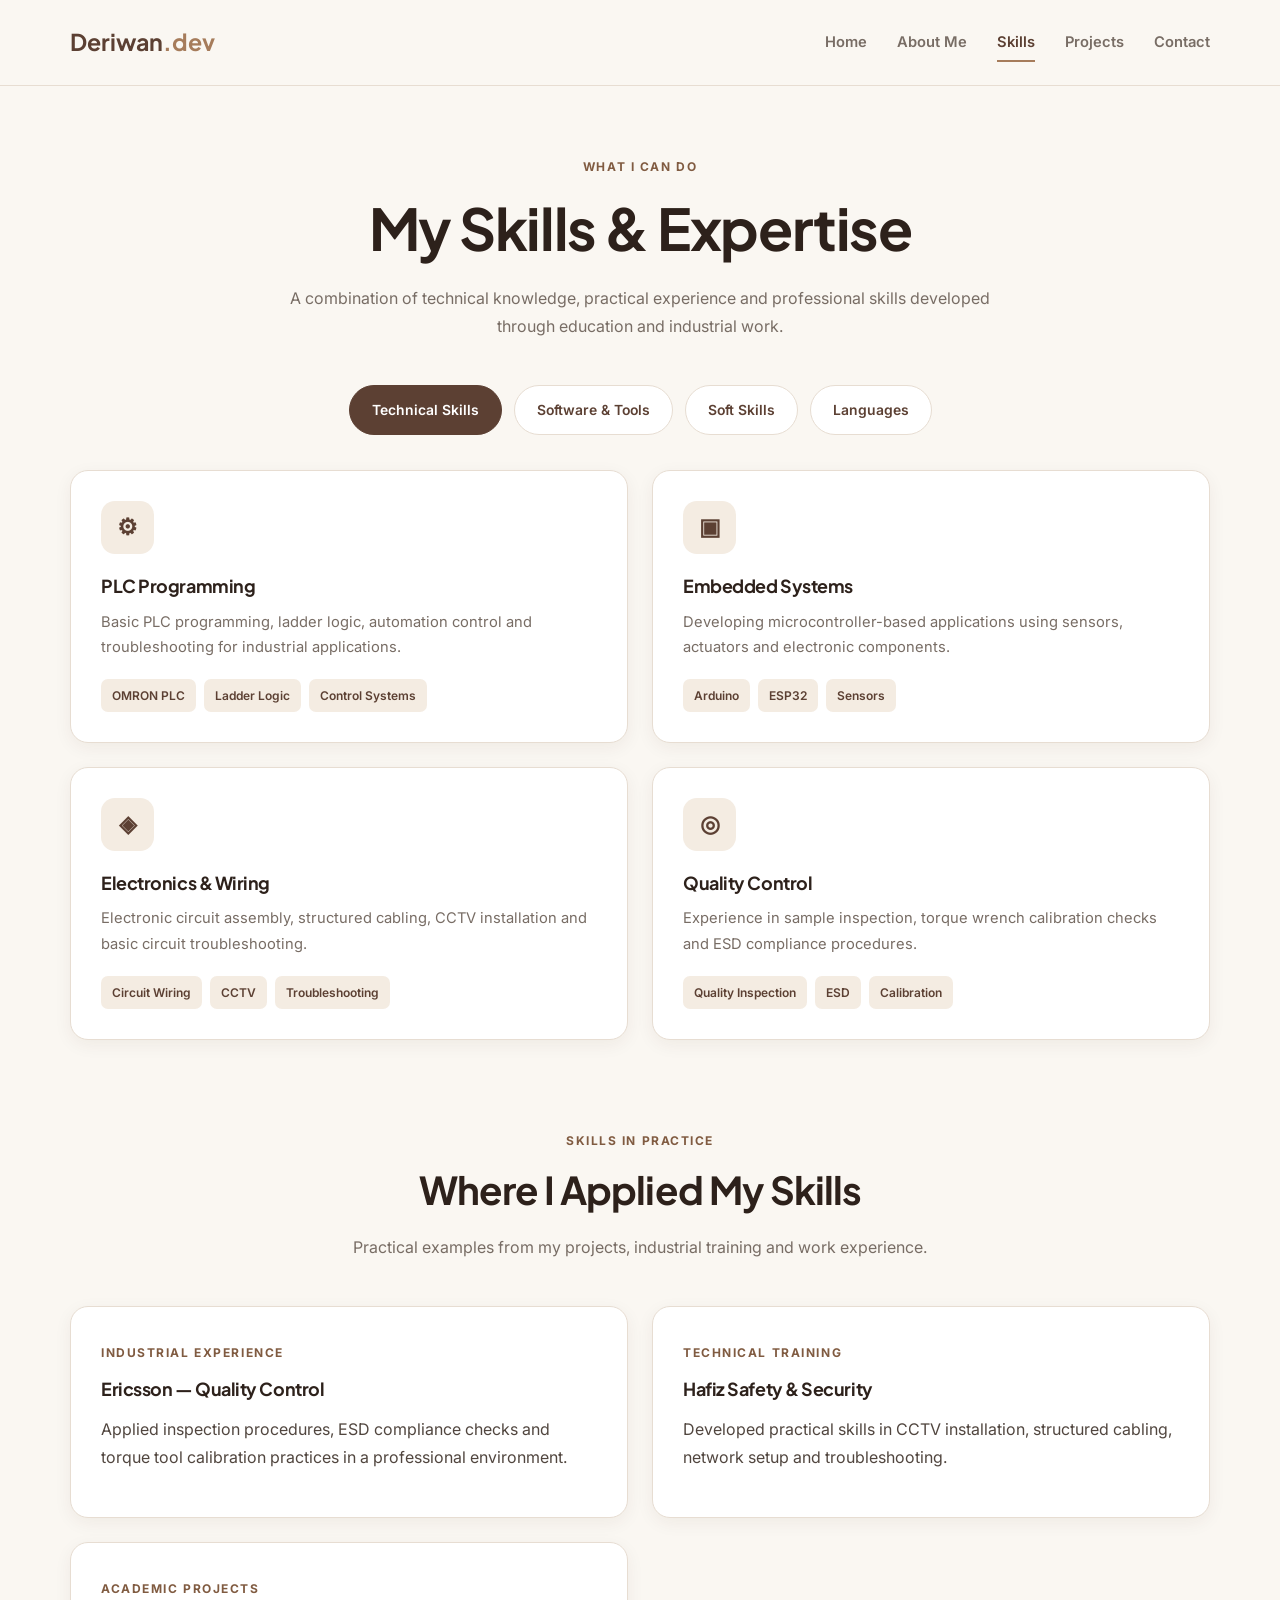
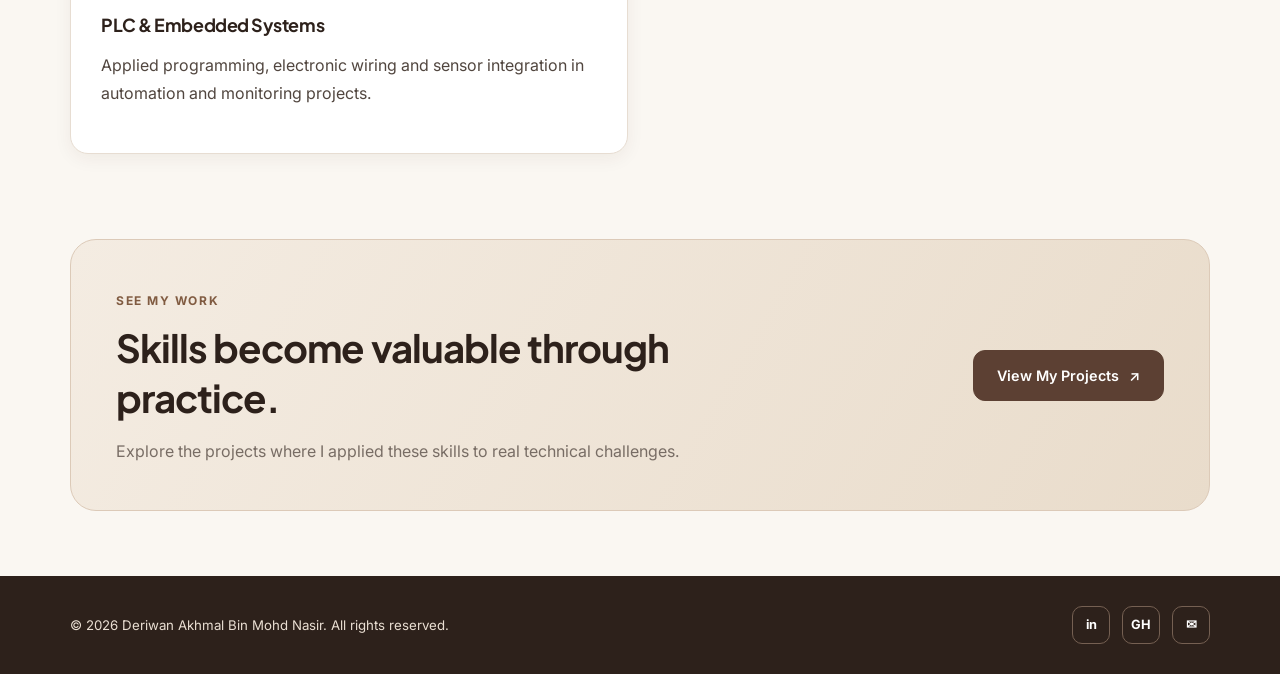
<file: skills.html>
<!DOCTYPE html>
<html lang="en">
<head>
    <meta charset="UTF-8">
    <meta name="viewport" content="width=device-width, initial-scale=1.0">

    <meta name="description"
          content="Explore the technical, software and professional skills of Deriwan Akhmal, an Industrial Electronic Automation student.">

    <title>Skills | Deriwan Akhmal</title>

    <link rel="preconnect" href="https://fonts.googleapis.com">
    <link rel="preconnect" href="https://fonts.gstatic.com" crossorigin>

    <link href="https://fonts.googleapis.com/css2?family=Inter:wght@400;500;600&family=Plus+Jakarta+Sans:wght@600;700&display=swap"
          rel="stylesheet">

    <link rel="stylesheet" href="css/style.css">
</head>

<body>

    <!-- NAVIGATION -->
    <header>
        <div class="container navbar">

            <a href="index.html" class="logo">
                Deriwan<span>.dev</span>
            </a>

            <button
                type="button"
                class="hamburger"
                id="hamburgerBtn"
                aria-label="Toggle Navigation"
                aria-controls="navLinks"
                aria-expanded="false">
                <span class="ui-icon" aria-hidden="true">☰</span>
            </button>

            <ul class="nav-links" id="navLinks">
                <li><a href="index.html">Home</a></li>
                <li><a href="about.html">About Me</a></li>
                <li><a href="skills.html" class="active" aria-current="page">Skills</a></li>
                <li><a href="projects.html">Projects</a></li>
                <li><a href="contact.html">Contact</a></li>
            </ul>

        </div>
    </header>

    <main>

        <!-- PAGE INTRODUCTION -->
        <section class="container">

            <div class="section-header">

                <span class="section-tag">What I Can Do</span>

                <h1>My Skills &amp; Expertise</h1>

                <p>
                    A combination of technical knowledge,
                    practical experience and professional skills
                    developed through education and industrial work.
                </p>

            </div>

            <!-- SKILL CATEGORY TABS -->
            <div class="skills-tabs"
                 role="tablist"
                 aria-label="Skill categories">

                <button
                    type="button"
                    class="skill-tab active"
                    id="tab-technical"
                    data-target="technical"
                    role="tab"
                    aria-controls="technical"
                    aria-selected="true">
                    Technical Skills
                </button>

                <button
                    type="button"
                    class="skill-tab"
                    id="tab-software"
                    data-target="software"
                    role="tab"
                    aria-controls="software"
                    aria-selected="false">
                    Software &amp; Tools
                </button>

                <button
                    type="button"
                    class="skill-tab"
                    id="tab-soft"
                    data-target="soft"
                    role="tab"
                    aria-controls="soft"
                    aria-selected="false">
                    Soft Skills
                </button>

                <button
                    type="button"
                    class="skill-tab"
                    id="tab-languages"
                    data-target="languages"
                    role="tab"
                    aria-controls="languages"
                    aria-selected="false">
                    Languages
                </button>

            </div>

            <!-- TECHNICAL SKILLS -->
            <!-- W3C FIX: Use div for tab panel -->
            <div
                class="skill-panel active"
                id="technical"
                role="tabpanel"
                aria-labelledby="tab-technical">

                <h2 hidden>Technical Skills</h2>

                <div class="skills-grid">

                    <article class="skill-card">

                        <span class="skill-icon" aria-hidden="true">⚙</span>

                        <h3>PLC Programming</h3>

                        <p>
                            Basic PLC programming, ladder logic,
                            automation control and troubleshooting
                            for industrial applications.
                        </p>

                        <div class="skill-tags">
                            <span>OMRON PLC</span>
                            <span>Ladder Logic</span>
                            <span>Control Systems</span>
                        </div>

                    </article>

                    <article class="skill-card">

                        <span class="skill-icon" aria-hidden="true">▣</span>

                        <h3>Embedded Systems</h3>

                        <p>
                            Developing microcontroller-based
                            applications using sensors,
                            actuators and electronic components.
                        </p>

                        <div class="skill-tags">
                            <span>Arduino</span>
                            <span>ESP32</span>
                            <span>Sensors</span>
                        </div>

                    </article>

                    <article class="skill-card">

                        <span class="skill-icon" aria-hidden="true">◈</span>

                        <h3>Electronics &amp; Wiring</h3>

                        <p>
                            Electronic circuit assembly,
                            structured cabling, CCTV installation
                            and basic circuit troubleshooting.
                        </p>

                        <div class="skill-tags">
                            <span>Circuit Wiring</span>
                            <span>CCTV</span>
                            <span>Troubleshooting</span>
                        </div>

                    </article>

                    <article class="skill-card">

                        <span class="skill-icon" aria-hidden="true">◎</span>

                        <h3>Quality Control</h3>

                        <p>
                            Experience in sample inspection,
                            torque wrench calibration checks
                            and ESD compliance procedures.
                        </p>

                        <div class="skill-tags">
                            <span>Quality Inspection</span>
                            <span>ESD</span>
                            <span>Calibration</span>
                        </div>

                    </article>

                </div>

            </div>

            <!-- SOFTWARE & TOOLS -->
            <!-- W3C FIX: Use div for tab panel -->
            <div
                class="skill-panel"
                id="software"
                role="tabpanel"
                aria-labelledby="tab-software"
                hidden>

                <h2 hidden>Software &amp; Tools</h2>

                <div class="skills-grid">

                    <article class="skill-card">

                        <span class="skill-icon" aria-hidden="true">⌘</span>

                        <h3>Automation Software</h3>

                        <p>
                            Software used for PLC programming,
                            industrial automation projects
                            and HMI development.
                        </p>

                        <div class="skill-tags">
                            <span>CX-Programmer</span>
                            <span>HMI</span>
                            <span>PLC Tools</span>
                        </div>

                    </article>

                    <article class="skill-card">

                        <span class="skill-icon" aria-hidden="true">⌁</span>

                        <h3>Electronics Development</h3>

                        <p>
                            Tools for microcontroller programming,
                            circuit design and embedded system testing.
                        </p>

                        <div class="skill-tags">
                            <span>Arduino IDE</span>
                            <span>EasyEDA</span>
                            <span>Raspberry Pi</span>
                        </div>

                    </article>

                    <article class="skill-card">

                        <span class="skill-icon" aria-hidden="true">▤</span>

                        <h3>Office &amp; Documentation</h3>

                        <p>
                            Preparing reports, organizing data,
                            maintaining records and supporting
                            administrative tasks.
                        </p>

                        <div class="skill-tags">
                            <span>Microsoft Word</span>
                            <span>Microsoft Excel</span>
                            <span>Google Sheets</span>
                        </div>

                    </article>

                    <article class="skill-card">

                        <span class="skill-icon" aria-hidden="true">⌨</span>

                        <h3>Web Development</h3>

                        <p>
                            Basic front-end development for
                            responsive websites using HTML,
                            CSS and JavaScript.
                        </p>

                        <div class="skill-tags">
                            <span>HTML5</span>
                            <span>CSS3</span>
                            <span>JavaScript</span>
                            <span>VS Code</span>
                        </div>

                    </article>

                </div>

            </div>

            <!-- SOFT SKILLS -->
            <!-- W3C FIX: Use div for tab panel -->
            <div
                class="skill-panel"
                id="soft"
                role="tabpanel"
                aria-labelledby="tab-soft"
                hidden>

                <h2 hidden>Soft Skills</h2>

                <div class="skills-grid">

                    <article class="skill-card">

                        <span class="skill-icon" aria-hidden="true">♜</span>

                        <h3>Leadership</h3>

                        <p>
                            Experience leading and coordinating
                            teams through PASKAM activities
                            and previous employment.
                        </p>

                    </article>

                    <article class="skill-card">

                        <span class="skill-icon" aria-hidden="true">◇</span>

                        <h3>Teamwork</h3>

                        <p>
                            Able to cooperate with team members,
                            share responsibilities and work
                            towards common objectives.
                        </p>

                    </article>

                    <article class="skill-card">

                        <span class="skill-icon" aria-hidden="true">✦</span>

                        <h3>Problem-Solving</h3>

                        <p>
                            Applying logical thinking to
                            identify technical issues and
                            develop practical solutions.
                        </p>

                    </article>

                    <article class="skill-card">

                        <span class="skill-icon" aria-hidden="true">✉</span>

                        <h3>Communication</h3>

                        <p>
                            Communicating instructions,
                            reporting progress and interacting
                            with colleagues and customers.
                        </p>

                    </article>

                </div>

            </div>

            <!-- LANGUAGES -->
            <!-- W3C FIX: Use div for tab panel -->
            <div
                class="skill-panel"
                id="languages"
                role="tabpanel"
                aria-labelledby="tab-languages"
                hidden>

                <h2 hidden>Languages</h2>

                <div class="skills-grid">

                    <article class="skill-card">

                        <span class="skill-icon" aria-hidden="true">文</span>

                        <h3>Bahasa Melayu</h3>

                        <p>
                            Primary language used for
                            daily communication, teamwork
                            and professional interactions.
                        </p>

                        <div class="skill-tags">
                            <span>Primary Language</span>
                        </div>

                    </article>

                    <article class="skill-card">

                        <span class="skill-icon" aria-hidden="true">EN</span>

                        <h3>English</h3>

                        <p>
                            Used for academic materials,
                            technical documentation and
                            workplace communication.
                        </p>

                        <div class="skill-tags">
                            <span>Working Knowledge</span>
                        </div>

                    </article>

                </div>

            </div>

        </section>

        <!-- PRACTICAL EXPERIENCE -->
        <section class="container about-section">

            <div class="section-header">

                <span class="section-tag">Skills in Practice</span>

                <h2>Where I Applied My Skills</h2>

                <p>
                    Practical examples from my projects,
                    industrial training and work experience.
                </p>

            </div>

            <div class="experience-grid">

                <article class="card">

                    <span class="section-tag">Industrial Experience</span>

                    <h3>Ericsson — Quality Control</h3>

                    <p>
                        Applied inspection procedures,
                        ESD compliance checks and
                        torque tool calibration practices
                        in a professional environment.
                    </p>

                </article>

                <article class="card">

                    <span class="section-tag">Technical Training</span>

                    <h3>Hafiz Safety &amp; Security</h3>

                    <p>
                        Developed practical skills in
                        CCTV installation, structured cabling,
                        network setup and troubleshooting.
                    </p>

                </article>

                <article class="card">

                    <span class="section-tag">Academic Projects</span>

                    <h3>PLC &amp; Embedded Systems</h3>

                    <p>
                        Applied programming, electronic wiring
                        and sensor integration in automation
                        and monitoring projects.
                    </p>

                </article>

            </div>

        </section>

        <!-- CALL TO ACTION -->
        <section class="container about-section">

            <div class="featured-strip">

                <div>

                    <span class="section-tag">See My Work</span>

                    <h2>Skills become valuable through practice.</h2>

                    <p>
                        Explore the projects where I applied
                        these skills to real technical challenges.
                    </p>

                </div>

                <a href="projects.html" class="btn btn-primary">
                    View My Projects
                    <span aria-hidden="true">↗</span>
                </a>

            </div>

        </section>

    </main>

    <!-- FOOTER -->
    <footer>

        <div class="container footer-content">

            <p>
                &copy; <span id="currentYear"></span>
                Deriwan Akhmal Bin Mohd Nasir.
                All rights reserved.
            </p>

            <div class="social-links">

                <a href="https://www.linkedin.com/in/deriwan-akhmal-2b618336a"
                   target="_blank"
                   rel="noopener noreferrer"
                   aria-label="LinkedIn">
                    <span class="ui-icon" aria-hidden="true">in</span>
                </a>

                <a href="https://github.com/deriwan"
                   target="_blank"
                   rel="noopener noreferrer"
                   aria-label="GitHub">
                    <span class="ui-icon" aria-hidden="true">GH</span>
                </a>

                <a href="mailto:jangvans123@gmail.com"
                   aria-label="Email">
                    <span class="ui-icon" aria-hidden="true">✉</span>
                </a>

            </div>

        </div>

    </footer>

    <!-- SCROLL TO TOP -->
    <button
        type="button"
        id="scrollTopBtn"
        aria-label="Scroll to top">
        <span class="ui-icon" aria-hidden="true">↑</span>
    </button>

    <script src="js/script.js"></script>

</body>
</html>
</file>
<file: css/style.css>
/* =========================================
   DERIWAN AKHMAL - BROWN MOCHA PORTFOLIO
   Main Stylesheet
   ========================================= */

/* 1. THEME VARIABLES */
:root {
    --cream: #FAF7F2;
    --beige: #E9DCCB;
    --light-beige: #F4ECE2;
    --mocha: #A67C5B;
    --mocha-dark: #805B41;
    --espresso: #5C4033;
    --dark: #2D211B;
    --text: #51463F;
    --muted: #786D65;
    --white: #FFFFFF;
    --border: #E7DDD2;
    --error: #B42318;
    --success: #316B49;

    --shadow-sm: 0 5px 18px rgba(60, 39, 24, 0.06);
    --shadow-md: 0 12px 35px rgba(60, 39, 24, 0.10);
    --shadow-lg: 0 22px 55px rgba(60, 39, 24, 0.15);

    --radius-sm: 10px;
    --radius-md: 18px;
    --radius-lg: 26px;

    --transition: 0.3s ease;
}

/* 2. GLOBAL RESET */
* {
    margin: 0;
    padding: 0;
    box-sizing: border-box;
}

html {
    scroll-behavior: smooth;
    scroll-padding-top: 100px;
}

body {
    font-family: "Inter", sans-serif;
    background: var(--cream);
    color: var(--text);
    line-height: 1.75;
    min-height: 100vh;
    display: flex;
    flex-direction: column;
    overflow-x: hidden;
}

main {
    flex: 1;
    padding-bottom: 65px;
}

h1, h2, h3, h4 {
    font-family: "Plus Jakarta Sans", sans-serif;
    color: var(--dark);
    line-height: 1.3;
    letter-spacing: -0.025em;
}

h1 {
    font-size: clamp(2.2rem, 4.5vw, 4rem);
}

h2 {
    font-size: clamp(1.6rem, 3vw, 2.4rem);
}

h3 {
    font-size: 1.12rem;
}

p {
    margin-bottom: 16px;
}

a {
    color: inherit;
    text-decoration: none;
    transition: var(--transition);
}

button,
input,
textarea {
    font: inherit;
}

button {
    cursor: pointer;
}

img {
    display: block;
    max-width: 100%;
}

ul, ol {
    padding-left: 22px;
}

li {
    margin-bottom: 8px;
}

[hidden] {
    display: none !important;
}

.container {
    width: min(1140px, 90%);
    margin-inline: auto;
}

::selection {
    background: var(--mocha);
    color: var(--white);
}

:focus-visible {
    outline: 3px solid var(--mocha);
    outline-offset: 4px;
}

/* 3. NAVIGATION */
header {
    position: sticky;
    top: 0;
    z-index: 1000;
    background: rgba(250, 247, 242, 0.96);
    border-bottom: 1px solid var(--border);
    backdrop-filter: blur(14px);
    -webkit-backdrop-filter: blur(14px);
}

.navbar {
    min-height: 85px;
    display: flex;
    justify-content: space-between;
    align-items: center;
    gap: 25px;
}

.logo {
    font-family: "Plus Jakarta Sans", sans-serif;
    font-size: 1.45rem;
    font-weight: 700;
    color: var(--espresso);
    white-space: nowrap;
}

.logo span {
    color: var(--mocha);
}

.nav-links {
    display: flex;
    align-items: center;
    gap: 30px;
    list-style: none;
    padding: 0;
    margin: 0;
}

.nav-links li {
    margin: 0;
}

.nav-links a {
    display: inline-block;
    position: relative;
    font-size: 0.92rem;
    font-weight: 600;
    color: var(--muted);
    padding: 8px 0;
}

.nav-links a::after {
    content: "";
    position: absolute;
    bottom: 1px;
    left: 0;
    width: 0;
    height: 2px;
    background: var(--mocha);
    transition: width var(--transition);
}

.nav-links a:hover,
.nav-links a.active {
    color: var(--espresso);
}

.nav-links a:hover::after,
.nav-links a.active::after {
    width: 100%;
}

.hamburger {
    display: none;
    border: 1px solid var(--border);
    background: var(--white);
    color: var(--espresso);
    border-radius: var(--radius-sm);
    width: 45px;
    height: 45px;
    align-items: center;
    justify-content: center;
    font-size: 1.5rem;
}

/* 4. BUTTONS */
.btn {
    display: inline-flex;
    align-items: center;
    justify-content: center;
    gap: 10px;
    min-height: 47px;
    padding: 12px 23px;
    border-radius: 12px;
    font-size: 0.9rem;
    font-weight: 600;
    border: 1px solid transparent;
    transition: var(--transition);
    text-align: center;
}

.btn-primary {
    background: var(--espresso);
    color: var(--white);
    border-color: var(--espresso);
}

.btn-primary:hover {
    background: var(--mocha-dark);
    border-color: var(--mocha-dark);
    color: var(--white);
    transform: translateY(-3px);
    box-shadow: var(--shadow-md);
}

.btn-outline {
    background: transparent;
    border-color: var(--mocha);
    color: var(--espresso);
}

.btn-outline:hover {
    background: var(--light-beige);
    transform: translateY(-3px);
}

.ui-icon {
    font-style: normal;
    font-weight: 700;
}

/* 5. SHARED SECTIONS */
.section-header {
    text-align: center;
    max-width: 760px;
    margin: 65px auto 45px;
}

.section-header h1,
.section-header h2 {
    margin: 12px 0 18px;
}

.section-header p {
    color: var(--muted);
    font-size: 1rem;
}

.section-tag,
.eyebrow {
    display: inline-block;
    font-size: 0.75rem;
    font-weight: 700;
    letter-spacing: 0.13em;
    text-transform: uppercase;
    color: var(--mocha-dark);
}

.about-section {
    margin-top: 85px;
}

.card {
    background: var(--white);
    border: 1px solid var(--border);
    border-radius: var(--radius-md);
    padding: 30px;
    box-shadow: var(--shadow-sm);
    transition: var(--transition);
}

.card:hover {
    box-shadow: var(--shadow-md);
    border-color: #D9C5B2;
}

.card h2,
.card h3 {
    margin: 12px 0 15px;
}

.card p {
    color: var(--text);
}

.card ul,
.card ol {
    margin: 15px 0 25px;
}

.card li::marker {
    color: var(--mocha);
}

/* 6. HOME HERO */
.hero-grid {
    display: grid;
    grid-template-columns: 1.15fr 0.85fr;
    align-items: center;
    gap: 65px;
    padding: 85px 0 65px;
}

.hero-text h1 {
    margin: 18px 0 14px;
}

.hero-text > p:not(.eyebrow):not(.greeting-badge) {
    color: var(--muted);
    max-width: 630px;
    font-size: 1.02rem;
}

.greeting-badge {
    display: inline-block;
    background: var(--light-beige);
    color: var(--espresso);
    border: 1px solid var(--border);
    border-radius: 100px;
    padding: 6px 15px;
    font-size: 0.8rem;
    font-weight: 600;
    margin-top: 18px;
}

.typing-wrapper {
    min-height: 42px;
    margin-bottom: 20px;
    color: var(--mocha-dark);
    font-size: clamp(1rem, 2vw, 1.4rem);
    font-weight: 700;
}

.cursor {
    display: inline-block;
    width: 2px;
    height: 1.2em;
    background: var(--mocha);
    vertical-align: middle;
    animation: blink 0.8s step-end infinite;
}

@keyframes blink {
    50% {
        opacity: 0;
    }
}

.hero-actions {
    display: flex;
    flex-wrap: wrap;
    gap: 14px;
    margin-top: 30px;
}

.availability-note {
    display: flex;
    align-items: center;
    gap: 10px;
    color: var(--muted);
    font-size: 0.83rem;
    margin-top: 25px;
}

.availability-note::before {
    content: "";
    width: 9px;
    height: 9px;
    flex-shrink: 0;
    background: var(--success);
    border-radius: 50%;
}

.hero-image-card {
    position: relative;
    border-radius: 32px;
    background: linear-gradient(
        145deg,
        var(--beige),
        #D6B89B
    );
    padding: 16px;
    box-shadow: var(--shadow-lg);
    transform: rotate(2deg);
    transition: var(--transition);
}

.hero-image-card:hover {
    transform: rotate(0deg) translateY(-5px);
}

.hero-image-card::before {
    content: "";
    position: absolute;
    width: 125px;
    height: 125px;
    border: 2px solid var(--mocha);
    border-radius: 50%;
    top: -30px;
    right: -25px;
    z-index: -1;
    opacity: 0.35;
}

.hero-image-card img {
    width: 100%;
    height: 430px;
    object-fit: cover;
    object-position: center top;
    border-radius: 23px;
    background: var(--light-beige);
}

/* 7. HOME HIGHLIGHTS */
.highlights-grid {
    display: grid;
    grid-template-columns: repeat(3, 1fr);
    gap: 22px;
    margin: 20px 0 75px;
}

.highlight-box {
    background: var(--white);
    border: 1px solid var(--border);
    border-radius: var(--radius-md);
    padding: 28px;
    text-align: center;
    box-shadow: var(--shadow-sm);
    transition: var(--transition);
}

.highlight-box:hover {
    transform: translateY(-6px);
    box-shadow: var(--shadow-md);
}

.highlight-number {
    display: block;
    color: var(--espresso);
    font-family: "Plus Jakarta Sans", sans-serif;
    font-size: 2.2rem;
    font-weight: 700;
    margin-bottom: 10px;
}

.highlight-box h3 {
    font-size: 1rem;
    margin-bottom: 8px;
}

.highlight-box p {
    color: var(--muted);
    font-size: 0.85rem;
    margin-bottom: 0;
}

/* 8. FEATURED STRIP */
.featured-strip {
    display: flex;
    align-items: center;
    justify-content: space-between;
    gap: 35px;
    padding: 45px;
    background: linear-gradient(
        120deg,
        var(--light-beige),
        var(--beige)
    );
    border: 1px solid #DCCAB8;
    border-radius: var(--radius-lg);
}

.featured-strip > div {
    flex: 1;
}

.featured-strip h2 {
    max-width: 650px;
    margin: 10px 0 14px;
}

.featured-strip p {
    color: var(--muted);
    margin: 0;
}

.featured-strip .btn {
    flex-shrink: 0;
}

/* 9. ABOUT PAGE */
.about-grid {
    display: grid;
    grid-template-columns: 1.15fr 0.85fr;
    gap: 25px;
    align-items: start;
}

.about-grid .card {
    height: 100%;
}

.hidden-text {
    margin-top: 12px;
}

.timeline {
    position: relative;
    max-width: 900px;
    margin: 0 auto;
    padding-left: 38px;
    display: grid;
    gap: 25px;
}

.timeline::before {
    content: "";
    position: absolute;
    left: 11px;
    top: 10px;
    bottom: 10px;
    width: 2px;
    background: #D6B89B;
}

.timeline-item {
    position: relative;
}

.timeline-item::before {
    content: "";
    position: absolute;
    width: 14px;
    height: 14px;
    border: 4px solid var(--cream);
    box-sizing: content-box;
    background: var(--mocha);
    border-radius: 50%;
    left: -39px;
    top: 32px;
}

.timeline-year {
    display: inline-block;
    font-size: 0.78rem;
    font-weight: 700;
    color: var(--mocha-dark);
    background: var(--light-beige);
    border-radius: 100px;
    padding: 5px 13px;
}

.experience-grid {
    display: grid;
    grid-template-columns: repeat(2, minmax(0, 1fr));
    gap: 24px;
}

.experience-grid .card {
    height: 100%;
}

.leadership-card {
    background: linear-gradient(
        135deg,
        var(--espresso),
        #76553F
    );
    padding: 45px;
}

.leadership-card h2,
.leadership-card p,
.leadership-card strong {
    color: var(--white);
}

.leadership-card .section-tag {
    color: #F2D7B9;
}

/* 10. ACHIEVEMENT TABLE */
.table-responsive {
    width: 100%;
    overflow-x: auto;
    border-radius: var(--radius-md);
    border: 1px solid var(--border);
    background: var(--white);
    box-shadow: var(--shadow-sm);
}

.achievement-table {
    width: 100%;
    border-collapse: collapse;
    min-width: 620px;
    text-align: left;
}

.achievement-table caption {
    padding: 18px;
    text-align: left;
    font-weight: 600;
    color: var(--espresso);
}

.achievement-table th {
    background: var(--espresso);
    color: var(--white);
    padding: 18px 22px;
    font-size: 0.88rem;
}

.achievement-table td {
    padding: 19px 22px;
    border-bottom: 1px solid var(--border);
    vertical-align: top;
    font-size: 0.9rem;
}

.achievement-table tbody tr:nth-child(even) {
    background: #FBF8F4;
}

.achievement-table tbody tr:hover {
    background: var(--light-beige);
}

/* 11. SKILLS TABS */
.skills-tabs {
    display: flex;
    justify-content: center;
    flex-wrap: wrap;
    gap: 12px;
    margin-bottom: 35px;
}

.skill-tab {
    border: 1px solid var(--border);
    border-radius: 100px;
    padding: 12px 22px;
    background: var(--white);
    color: var(--espresso);
    font-weight: 600;
    font-size: 0.87rem;
    transition: var(--transition);
}

.skill-tab:hover {
    background: var(--light-beige);
    border-color: var(--mocha);
}

.skill-tab.active,
.skill-tab[aria-selected="true"] {
    background: var(--espresso);
    border-color: var(--espresso);
    color: var(--white);
}

.skill-panel {
    animation: fadeIn 0.35s ease;
}

.skills-grid {
    display: grid;
    grid-template-columns: repeat(2, minmax(0, 1fr));
    gap: 24px;
}

.skill-card {
    background: var(--white);
    border: 1px solid var(--border);
    border-radius: var(--radius-md);
    padding: 30px;
    box-shadow: var(--shadow-sm);
    transition: var(--transition);
}

.skill-card:hover {
    transform: translateY(-5px);
    box-shadow: var(--shadow-md);
}

.skill-icon {
    display: inline-flex;
    align-items: center;
    justify-content: center;
    width: 53px;
    height: 53px;
    border-radius: 14px;
    background: var(--light-beige);
    color: var(--espresso);
    font-size: 1.45rem;
    font-weight: 700;
    margin-bottom: 20px;
}

.skill-card h3 {
    margin-bottom: 12px;
}

.skill-card p {
    color: var(--muted);
    font-size: 0.92rem;
}

.skill-tags,
.tools-list {
    display: flex;
    flex-wrap: wrap;
    gap: 8px;
    margin-top: 18px;
}

.skill-tags span,
.tool-badge {
    display: inline-block;
    padding: 6px 11px;
    background: var(--light-beige);
    color: var(--espresso);
    border-radius: 7px;
    font-size: 0.75rem;
    font-weight: 600;
}

/* 12. PROJECT FILTER */
.filter-bar {
    display: flex;
    justify-content: center;
    flex-wrap: wrap;
    gap: 12px;
    margin-bottom: 35px;
}

.filter-btn {
    padding: 11px 22px;
    border: 1px solid var(--border);
    background: var(--white);
    color: var(--espresso);
    border-radius: 100px;
    font-weight: 600;
    font-size: 0.88rem;
    transition: var(--transition);
}

.filter-btn:hover {
    background: var(--light-beige);
}

.filter-btn.active,
.filter-btn[aria-pressed="true"] {
    background: var(--espresso);
    color: var(--white);
    border-color: var(--espresso);
}

/* 13. PROJECT CARDS */
.projects-grid {
    display: grid;
    grid-template-columns: repeat(3, minmax(0, 1fr));
    gap: 25px;
    align-items: stretch;
}

.project-card {
    display: flex;
    flex-direction: column;
    min-width: 0;
    overflow: hidden;
    background: var(--white);
    border: 1px solid var(--border);
    border-radius: var(--radius-md);
    box-shadow: var(--shadow-sm);
    transition: var(--transition);
}

.project-card:hover {
    transform: translateY(-7px);
    box-shadow: var(--shadow-lg);
}

.project-image-wrapper {
    height: 220px;
    position: relative;
    overflow: hidden;
    background: var(--beige);
}

.project-img {
    width: 100%;
    height: 100%;
    object-fit: cover;
    transition: transform 0.5s ease;
}

.project-card:hover .project-img {
    transform: scale(1.06);
}

.project-image-label {
    position: absolute;
    bottom: 14px;
    left: 14px;
    background: rgba(45, 33, 27, 0.88);
    color: var(--white);
    padding: 7px 12px;
    border-radius: 8px;
    font-size: 0.72rem;
    font-weight: 600;
}

.project-body {
    display: flex;
    flex-direction: column;
    flex: 1;
    padding: 25px;
}

.project-category {
    color: var(--mocha-dark);
    font-size: 0.76rem;
    font-weight: 700;
    text-transform: uppercase;
    letter-spacing: 0.07em;
}

.project-body h2 {
    font-size: 1.25rem;
    margin: 13px 0;
}

.project-body > p {
    font-size: 0.88rem;
    color: var(--muted);
}

.project-footer {
    margin-top: auto;
    padding-top: 22px;
    display: flex;
    flex-direction: column;
    align-items: flex-start;
    gap: 14px;
}

.project-achievement {
    font-size: 0.76rem;
    font-weight: 600;
    color: var(--mocha-dark);
}

.empty-project-message {
    text-align: center;
    padding: 40px;
    color: var(--muted);
}

.process-card {
    position: relative;
}

.process-number {
    display: block;
    color: #D9C1A9;
    font-family: "Plus Jakarta Sans", sans-serif;
    font-size: 2.5rem;
    font-weight: 700;
}

/* 14. PROJECT MODAL */
.modal {
    position: fixed;
    inset: 0;
    z-index: 2000;
    background: rgba(29, 21, 17, 0.76);
    display: flex;
    align-items: center;
    justify-content: center;
    padding: 20px;
    overflow-y: auto;
}

.modal-content {
    position: relative;
    width: min(650px, 100%);
    max-height: min(85vh, 850px);
    overflow-y: auto;
    background: var(--white);
    border-radius: var(--radius-lg);
    padding: 40px;
    box-shadow: var(--shadow-lg);
    animation: modalAppear 0.3s ease;
}

.modal-content h2 {
    margin: 13px 45px 18px 0;
}

.modal-content h3 {
    color: var(--espresso);
    font-size: 0.98rem;
    margin: 20px 0 8px;
}

.modal-content p {
    color: var(--muted);
    font-size: 0.9rem;
}

.modal-divider {
    height: 1px;
    background: var(--border);
    margin: 20px 0;
}

.close-modal {
    position: absolute;
    top: 20px;
    right: 20px;
    width: 39px;
    height: 39px;
    background: var(--light-beige);
    color: var(--espresso);
    border: none;
    border-radius: 50%;
    font-size: 1.6rem;
    line-height: 1;
}

.close-modal:hover {
    background: var(--beige);
}

.modal-actions {
    margin-top: 25px;
}

body.modal-open {
    overflow: hidden;
}

@keyframes modalAppear {
    from {
        opacity: 0;
        transform: translateY(20px) scale(0.98);
    }
    to {
        opacity: 1;
        transform: translateY(0) scale(1);
    }
}

@keyframes fadeIn {
    from {
        opacity: 0;
        transform: translateY(8px);
    }
    to {
        opacity: 1;
        transform: translateY(0);
    }
}

/* 15. CONTACT PAGE */
.contact-grid {
    display: grid;
    grid-template-columns: 0.85fr 1.15fr;
    gap: 30px;
    align-items: start;
}

.contact-info {
    display: flex;
    flex-direction: column;
    gap: 17px;
}

.contact-intro-card {
    background: var(--light-beige);
}

.contact-detail-card {
    display: flex;
    align-items: flex-start;
    gap: 17px;
    padding: 20px;
    background: var(--white);
    border: 1px solid var(--border);
    border-radius: var(--radius-md);
    box-shadow: var(--shadow-sm);
}

.contact-icon {
    display: flex;
    align-items: center;
    justify-content: center;
    flex-shrink: 0;
    width: 43px;
    height: 43px;
    background: var(--light-beige);
    color: var(--espresso);
    border-radius: 12px;
    font-weight: 700;
}

.contact-detail-card h3 {
    font-size: 0.95rem;
    margin-bottom: 5px;
}

.contact-detail-card a {
    color: var(--mocha-dark);
    overflow-wrap: anywhere;
    font-size: 0.9rem;
}

.contact-detail-card a:hover {
    text-decoration: underline;
}

.contact-detail-card p {
    margin: 0;
    color: var(--muted);
    font-size: 0.9rem;
}

.contact-form-card {
    padding: 35px;
}

.contact-form-card h2 {
    margin: 10px 0;
}

.form-description {
    color: var(--muted);
    font-size: 0.9rem;
    margin-bottom: 27px;
}

.form-group {
    margin-bottom: 22px;
}

.form-group label {
    display: block;
    margin-bottom: 9px;
    font-size: 0.87rem;
    font-weight: 600;
    color: var(--dark);
}

.form-group label span {
    color: var(--error);
}

.form-group input,
.form-group textarea {
    display: block;
    width: 100%;
    padding: 13px 15px;
    border: 1px solid #D9CEC2;
    border-radius: var(--radius-sm);
    background: #FFFDFC;
    color: var(--dark);
    outline: none;
    transition: var(--transition);
}

.form-group textarea {
    min-height: 145px;
    resize: vertical;
}

.form-group input:focus,
.form-group textarea:focus {
    border-color: var(--mocha);
    box-shadow: 0 0 0 3px rgba(166, 124, 91, 0.15);
}

.form-group input.invalid,
.form-group textarea.invalid,
.form-group input[aria-invalid="true"],
.form-group textarea[aria-invalid="true"] {
    border-color: var(--error);
}

.error-message {
    display: block;
    min-height: 17px;
    color: var(--error);
    font-size: 0.76rem;
    margin-top: 5px;
}

.submit-btn {
    width: 100%;
}

.form-status {
    margin: 15px 0 0;
    font-size: 0.88rem;
    font-weight: 600;
}

.form-status.success {
    color: var(--success);
}

.form-status.error {
    color: var(--error);
}

/* 16. FAQ */
.faq-list {
    max-width: 850px;
    margin: 0 auto;
    display: grid;
    gap: 14px;
}

.faq-item {
    background: var(--white);
    border: 1px solid var(--border);
    border-radius: var(--radius-md);
    padding: 0 23px;
    box-shadow: var(--shadow-sm);
}

.faq-item summary {
    cursor: pointer;
    padding: 20px 0;
    color: var(--espresso);
    font-weight: 700;
    list-style-position: inside;
}

.faq-item[open] summary {
    border-bottom: 1px solid var(--border);
}

.faq-item p {
    padding: 16px 0 20px;
    margin: 0;
    color: var(--muted);
    font-size: 0.92rem;
}

.faq-item a {
    color: var(--mocha-dark);
    text-decoration: underline;
}

/* 17. FOOTER */
footer {
    background: var(--dark);
    color: #EADFD3;
    padding: 30px 0;
    margin-top: auto;
}

.footer-content {
    display: flex;
    align-items: center;
    justify-content: space-between;
    gap: 25px;
}

.footer-content p {
    font-size: 0.83rem;
    margin: 0;
}

.social-links {
    display: flex;
    align-items: center;
    gap: 12px;
}

.social-links a {
    display: flex;
    align-items: center;
    justify-content: center;
    width: 38px;
    height: 38px;
    border: 1px solid #756052;
    border-radius: 10px;
    color: var(--white);
    font-size: 0.8rem;
}

.social-links a:hover {
    background: var(--mocha);
    border-color: var(--mocha);
    transform: translateY(-3px);
}

/* 18. SCROLL TO TOP */
#scrollTopBtn {
    position: fixed;
    bottom: 25px;
    right: 25px;
    z-index: 900;
    display: none;
    align-items: center;
    justify-content: center;
    width: 47px;
    height: 47px;
    border: none;
    border-radius: 14px;
    background: var(--espresso);
    color: var(--white);
    box-shadow: var(--shadow-md);
    font-size: 1.3rem;
    transition: var(--transition);
}

#scrollTopBtn.show {
    display: flex;
}

#scrollTopBtn:hover {
    background: var(--mocha-dark);
    transform: translateY(-4px);
}

/* =========================================
   19. TABLET RESPONSIVE
   ========================================= */
@media (max-width: 768px) {

    .navbar {
        min-height: 72px;
    }

    .hamburger {
        display: flex;
    }

    .nav-links {
        display: none;
        position: absolute;
        top: 100%;
        left: 0;
        right: 0;
        background: var(--cream);
        border-bottom: 1px solid var(--border);
        box-shadow: var(--shadow-md);
        padding: 20px 5%;
        flex-direction: column;
        align-items: stretch;
        gap: 8px;
    }

    .nav-links.show {
        display: flex;
    }

    .nav-links a {
        display: block;
        padding: 11px 12px;
        border-radius: 8px;
    }

    .nav-links a.active,
    .nav-links a:hover {
        background: var(--light-beige);
    }

    .nav-links a::after {
        display: none;
    }

    .hero-grid {
        grid-template-columns: 1fr;
        gap: 35px;
        padding: 55px 0 45px;
    }

    .hero-text {
        text-align: center;
    }

    .hero-text > p:not(.eyebrow):not(.greeting-badge) {
        margin-inline: auto;
    }

    .hero-actions {
        justify-content: center;
    }

    .availability-note {
        justify-content: center;
    }

    .hero-image-card {
        width: min(420px, 90%);
        margin: 0 auto;
    }

    .hero-image-card img {
        height: 390px;
    }

    .highlights-grid {
        grid-template-columns: repeat(2, 1fr);
    }

    .highlights-grid .highlight-box:last-child {
        grid-column: 1 / -1;
    }

    .about-grid,
    .contact-grid {
        grid-template-columns: 1fr;
    }

    .projects-grid {
        grid-template-columns: repeat(2, minmax(0, 1fr));
    }

    .featured-strip {
        flex-direction: column;
        align-items: flex-start;
        padding: 35px;
    }

    .section-header {
        margin-top: 50px;
    }

    .about-section {
        margin-top: 65px;
    }
}

/* =========================================
   20. MOBILE RESPONSIVE
   ========================================= */
@media (max-width: 480px) {

    .container {
        width: 91%;
    }

    .logo {
        font-size: 1.25rem;
    }

    .hero-grid {
        padding-top: 42px;
    }

    .hero-text h1 {
        font-size: 2.1rem;
        overflow-wrap: anywhere;
    }

    .hero-actions {
        flex-direction: column;
    }

    .hero-actions .btn {
        width: 100%;
    }

    .hero-image-card {
        width: 92%;
    }

    .hero-image-card img {
        height: 315px;
    }

    .highlights-grid,
    .skills-grid,
    .experience-grid,
    .projects-grid {
        grid-template-columns: 1fr;
    }

    .highlights-grid .highlight-box:last-child {
        grid-column: auto;
    }

    .highlight-box {
        padding: 23px;
    }

    .section-header {
        margin-bottom: 30px;
    }

    .section-header h1 {
        font-size: 2rem;
    }

    .card,
    .skill-card {
        padding: 23px;
    }

    .timeline {
        padding-left: 30px;
    }

    .timeline-item::before {
        left: -31px;
    }

    .leadership-card {
        padding: 28px;
    }

    .featured-strip {
        padding: 26px;
    }

    .featured-strip .btn {
        width: 100%;
    }

    .skills-tabs,
    .filter-bar {
        gap: 9px;
    }

    .skill-tab,
    .filter-btn {
        padding: 10px 15px;
        font-size: 0.79rem;
    }

    .project-image-wrapper {
        height: 215px;
    }

    .modal {
        padding: 12px;
    }

    .modal-content {
        padding: 25px;
        max-height: 90vh;
    }

    .contact-form-card {
        padding: 23px;
    }

    .footer-content {
        flex-direction: column;
        text-align: center;
    }

    #scrollTopBtn {
        right: 15px;
        bottom: 15px;
    }
}

/* 21. REDUCED MOTION ACCESSIBILITY */
@media (prefers-reduced-motion: reduce) {
    html {
        scroll-behavior: auto;
    }

    *,
    *::before,
    *::after {
        animation-duration: 0.01ms !important;
        transition-duration: 0.01ms !important;
    }
}
</file>
